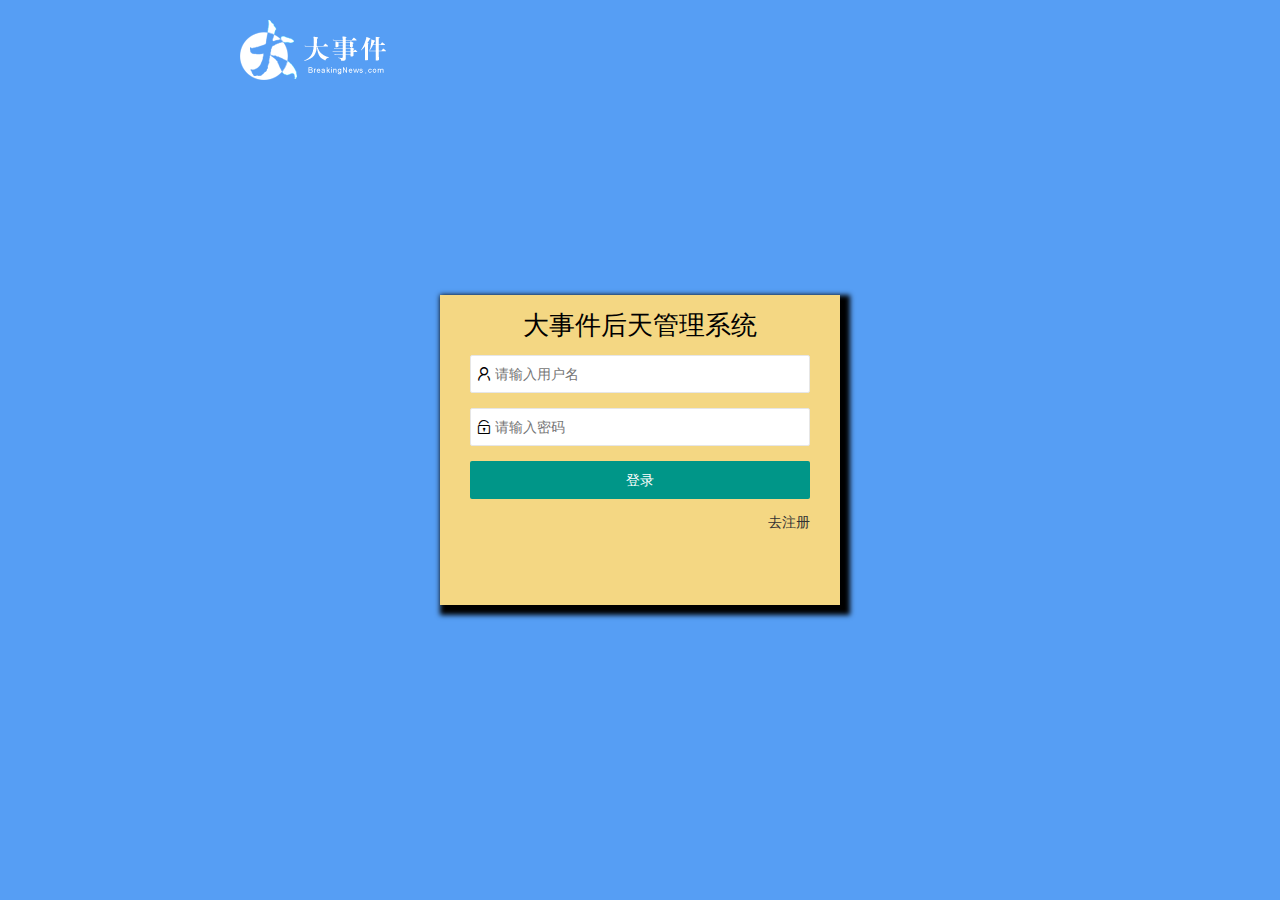
<file: index.html>
<!-- 页面刷新判断有没有token -->

<script>
    if (localStorage.getItem('token') === null) {
        location.href = './login.html'
    }
</script>
<!DOCTYPE html>
<html>

<head>
    <meta charset="utf-8">
    <meta name="viewport" content="width=device-width, initial-scale=1, maximum-scale=1">
    <title>大事件首页</title>
    <link rel="stylesheet" href="./assets/lib/layui/css/layui.css">
    <link rel="stylesheet" href="./assets/css/index.css">
</head>

<body class="layui-layout-body">
    <div class="layui-layout layui-layout-admin">
        <div class="layui-header">
            <div class="layui-logo">
                <img src="./assets/images/logo.png" alt="">
            </div>


            <ul class="layui-nav layui-layout-right">
                <li class="layui-nav-item">
                    <a href="javascript:;">
                        <span class="text-avatar">l</span>
                        <img src="http://t.cn/RCzsdCq" class="layui-nav-img"> 个人中心
                    </a>
                    <dl class="layui-nav-child">
                        <dd><a href="./user/userinfo.html" target="fm">基本资料</a></dd>
                        <dd><a href="./user/repwd.html " target="fm">重置密码</a></dd>
                        <dd><a href="./user/avatar.html" target="fm">更换头像</a></dd>
                    </dl>
                </li>
                <li class="layui-nav-item"><a href="javascript:;" id="logoout"><i class="layui-icon layui-icon-logout"></i>退出</a></li>
            </ul>
        </div>

        <div class="layui-side layui-bg-black">
            <div class="layui-side-scroll">
                <!-- 左侧导航区域（可配合layui已有的垂直导航） -->
                <div class="userinfo">
                    <span class="text-avatar">l</span>
                    <img src="http://t.cn/RCzsdCq " class="layui-nav-img ">欢迎你 <span class="username "> laoyang</span>
                </div>
                <ul class="layui-nav layui-nav-tree " lay-filter="test " lay-shrink="all ">
                    <li class="layui-nav-item layui-this "><a href=" "><i class="layui-icon layui-icon-home "></i>首页</a></li>
                    <li class="layui-nav-item ">
                        <a class=" " href="javascript:; "><i class="layui-icon layui-icon-form "></i>文章管理</a>
                        <dl class="layui-nav-child ">
                            <dd><a href="./active/category.html" target="fm"><i class="layui-icon layui-icon-app "></i>类别管理</a></dd>
                            <dd><a href="./active/list.html" target="fm"><i class="layui-icon layui-icon-app "></i>文章列表</a></dd>
                            <dd><a href="./active/add.html " target="fm"><i class="layui-icon layui-icon-app "></i>添加文章</a></dd>
                        </dl>
                    </li>
                    <li class="layui-nav-item ">
                        <a href="javascript:; "><i class="layui-icon layui-icon-user "></i>个人中心</a>
                        <dl class="layui-nav-child ">
                            <dd><a href="./user/userinfo.html" target="fm"><i class="layui-icon layui-icon-app "></i>基本资料</a></dd>
                            <dd><a href="./user/repwd.html " target="fm"><i class="layui-icon layui-icon-app "></i>重置密码</a></dd>
                            <dd><a href="./user/avatar.html" target="fm"><i class="layui-icon layui-icon-app "></i>更换头像</a></dd>
                        </dl>
                    </li>


                </ul>
            </div>
        </div>

        <div class="layui-body ">
            <!-- 内容主体区域 -->
            <iframe src="./home/dashboard.html" frameborder="0" name="fm"></iframe>
        </div>

        <div class="layui-footer ">
            <!-- 底部固定区域 -->
            © layui.com - 底部固定区域
        </div>
    </div>
    <script src="./assets/lib/layui/layui.all.js "></script>
    <script src="./assets/lib/jquery.js"></script>
    <script src="./assets/js/common.js"></script>
    <script src="./assets/js/index.js"></script>
    <!-- <script>
        //JavaScript代码区域
        layui.use('element', function() {
            var element = layui.element;

        });
    </script> -->
</body>

</html>
</file>
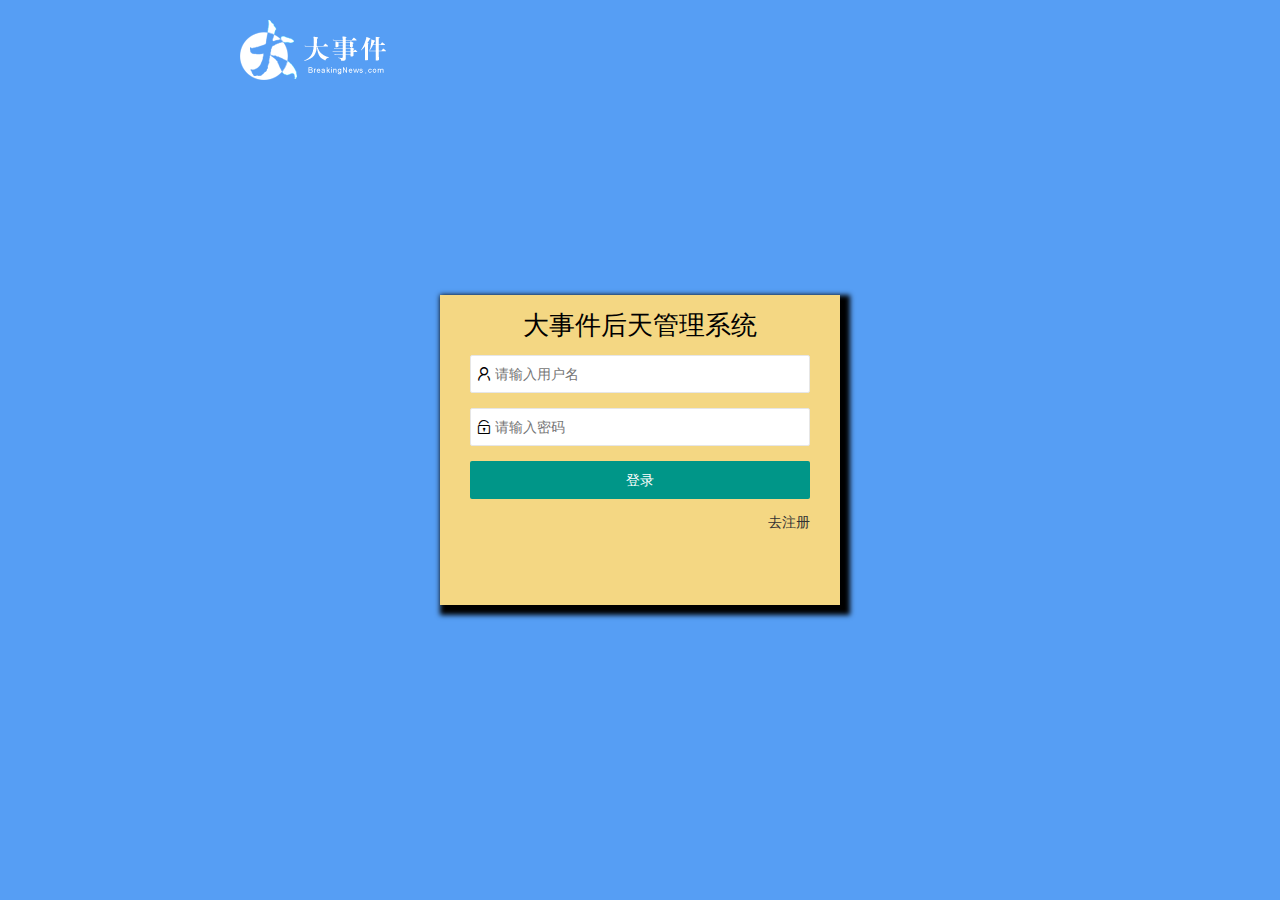
<file: login.html>
<!DOCTYPE html>
<html lang="en">

<head>
    <meta charset="UTF-8">
    <meta name="viewport" content="width=device-width, initial-scale=1.0">
    <title>Document</title>
    <link rel="stylesheet" href="./assets/lib/layui/css/layui.css">
    <link rel="stylesheet" href="./assets/css/login.css">
</head>

<body>
    <img id="logo" src="./assets/images/logo.png" alt="">
    <!-- 登录的盒子start -->
    <div class="box login">
        <div class="title">大事件后天管理系统</div>
        <form class="layui-form" action="">
            <!-- 第一个输入框 -->
            <div class="layui-form-item">
                <i class=" layui-icon layui-icon-username"></i>
                <input type="text" name="username" required lay-verify="required" placeholder="请输入用户名" autocomplete="off" class="layui-input">
            </div>
            <!-- 第二个密码框 -->
            <div class="layui-form-item ">
                <i class="layui-icon layui-icon-password"></i>
                <input type="password" name="password" required lay-verify="required" placeholder="请输入密码" autocomplete="off" class="layui-input">
            </div>
            <!-- 注册按钮 -->
            <div class="layui-form-item">
                <button class="layui-btn  layui-btn-fluid" lay-submit lay-filter="formDemo">登录</button>
            </div>
            <!-- 登录按钮 -->
            <div class="layui-form-item">
                <a href="javascript:;">去注册</a>
            </div>
        </form>
    </div>
    <!-- 登录的盒子start -->






    <!-- 注册的盒子start -->
    <div class="box register">
        <div class="title">大事件后天管理系统</div>

        <form class="layui-form" action="">
            <!-- 第一个输入框 -->
            <div class="layui-form-item">
                <i class=" layui-icon layui-icon-username"></i>
                <input type="text" name="username" required lay-verify="required|user" placeholder="请输入用户名" autocomplete="off" class="layui-input">
            </div>
            <!-- 第二个密码框 -->
            <div class="layui-form-item">
                <i class="layui-icon layui-icon-password"></i>
                <input type="password" name="password" required lay-verify="required|len" placeholder="请输入密码" autocomplete="off" class="layui-input pwd">
            </div>
            <!-- 第三个确认密码框 -->
            <div class="layui-form-item">
                <i class="layui-icon layui-icon-password"></i>
                <input type="password" required lay-verify="required|len|same" placeholder="请确认密码" autocomplete="off" class="layui-input">
            </div>
            <!-- 注册按钮 -->
            <div class="layui-form-item">
                <button class="layui-btn  layui-btn-fluid" lay-submit lay-filter="formDemo">注册</button>
            </div>
            <!-- 登录按钮 -->
            <div class="layui-form-item">
                <a href="javascript:;">去登录</a>
            </div>
        </form>
    </div>
    <!-- 注册的盒子 end -->



    <script src="./assets/lib/layui/layui.all.js"></script>
    <script src="./assets/lib/jquery.js"></script>
    <script src="./assets/js/common.js"></script>
    <script src="./assets/js/login.js"></script>
</body>

</html>
</file>
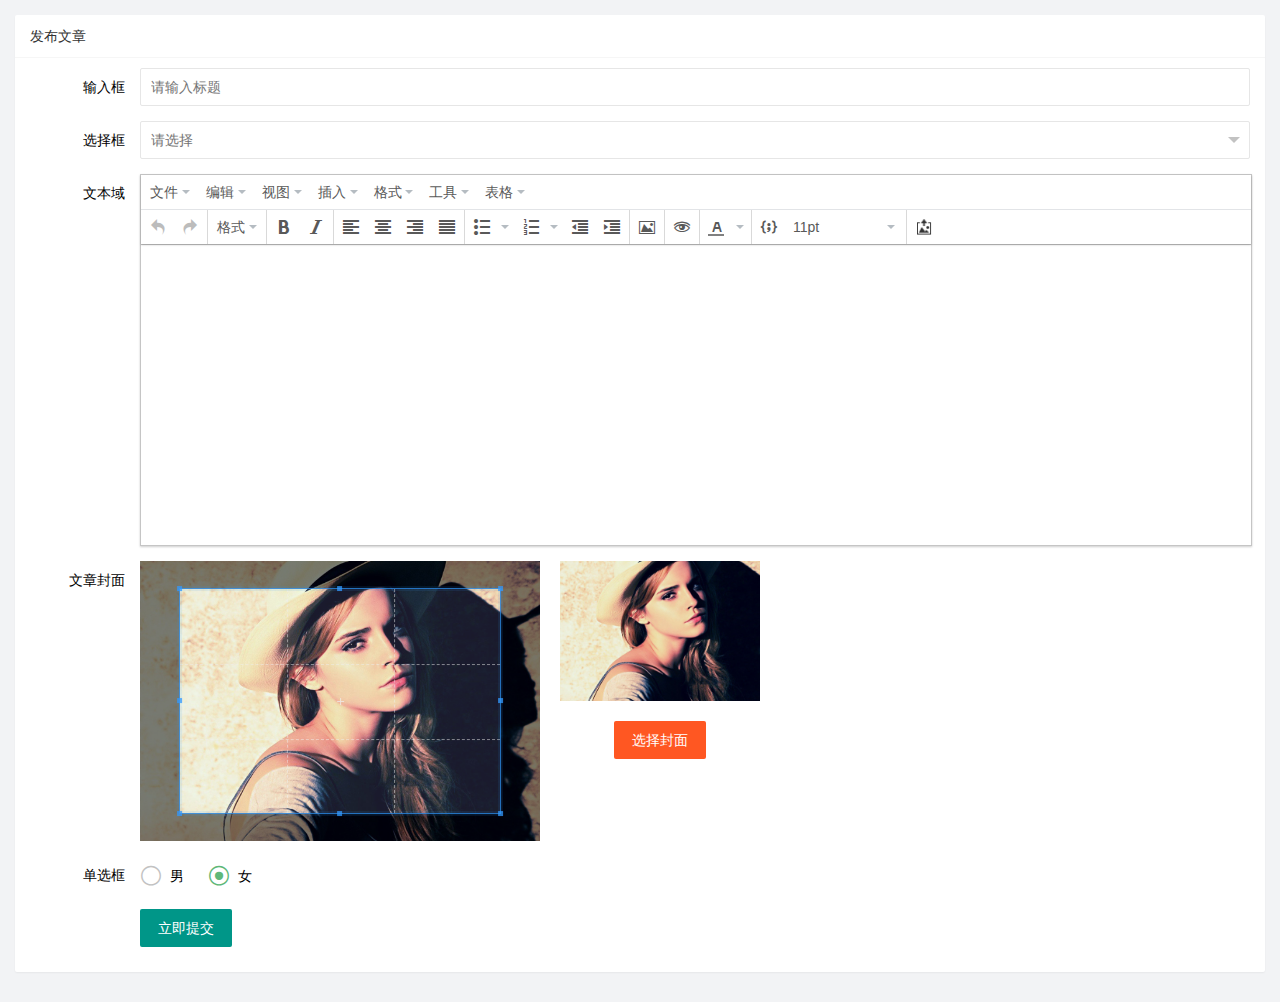
<file: active/add.html>
<!DOCTYPE html>
<html lang="en">

<head>
    <meta charset="UTF-8">
    <meta name="viewport" content="width=device-width, initial-scale=1.0">
    <title>添加文章页面</title>
    <link rel="stylesheet" href="../assets/lib/layui/css/layui.css">
    <link rel="stylesheet" href="../assets/lib/cropper/cropper.css">
    <link rel="stylesheet" href="./css/add.css">
</head>

<body>

    <div class="layui-card">
        <div class="layui-card-header">发布文章</div>
        <div class="layui-card-body">
            <form class="layui-form" action="">
                <!-- 第一项：标题 -->
                <div class="layui-form-item">
                    <label class="layui-form-label">输入框</label>
                    <div class="layui-input-block">
                        <input type="text" name="title" required lay-verify="required" placeholder="请输入标题" autocomplete="off" class="layui-input">
                    </div>
                </div>
                <!-- 第二项：选择分类 -->
                <div class="layui-form-item">
                    <label class="layui-form-label">选择框</label>
                    <div class="layui-input-block">
                        <select name="city" lay-verify="required">
                            <option value=""></option>
                            <option value="0">北京</option>
                            <option value="1">上海</option>
                            <option value="2">广州</option>
                            <option value="3">深圳</option>
                            <option value="4">杭州</option>
                        </select>
                    </div>
                </div>
                <!-- 第三项：文章内容 -->
                <div class="layui-form-item layui-form-text">
                    <label class="layui-form-label">文本域</label>
                    <div class="layui-input-block">
                        <textarea name="desc" placeholder="请输入内容" class="layui-textarea"></textarea>
                    </div>
                </div>
                <!-- 第四项：封面图片 -->
                <div class="layui-form-item">
                    <!-- 左侧的 label -->
                    <label class="layui-form-label">文章封面</label>
                    <!-- 选择封面区域 -->
                    <div class="layui-input-block cover-box">
                        <!-- 左侧裁剪区域 -->
                        <div class="cover-left">
                            <img id="image" src="/assets/images/sample2.jpg" alt="" />
                        </div>
                        <!-- 右侧预览区域和选择封面区域 -->
                        <div class="cover-right">
                            <!-- 预览的区域 -->
                            <div class="img-preview"></div>
                            <!-- 选择封面按钮 -->
                            <button type="button" class="layui-btn layui-btn-danger">选择封面</button>
                        </div>
                    </div>
                </div>
                <!-- 第五项：选择状态 -->
                <div class="layui-form-item">
                    <label class="layui-form-label">单选框</label>
                    <div class="layui-input-block">
                        <input type="radio" name="sex" value="男" title="男">
                        <input type="radio" name="sex" value="女" title="女" checked>
                    </div>
                </div>
                <!-- 第六项：按钮 -->
                <div class="layui-form-item">
                    <div class="layui-input-block">
                        <button class="layui-btn" lay-submit lay-filter="formDemo">立即提交</button>
                    </div>
                </div>
            </form>
        </div>
    </div>

    <script src="../assets/lib/layui/layui.all.js"></script>
    <script src="../assets/lib/jquery.js"></script>
    <script src="../assets/lib/template-web.js"></script>
    <!-- 加载富文本编辑器插件，按照顺序加载 -->
    <script src="../assets/lib/tinymce/tinymce.min.js"></script>
    <script src="../assets/lib/tinymce/tinymce_setup.js"></script>
    <!-- 按照顺序，加载剪裁插件的js -->
    <script src="../assets/lib/cropper/Cropper.js"></script>
    <script src="../assets/lib/cropper/jquery-cropper.js"></script>

    <script src="../assets/js/common.js"></script>
    <script src="./js/add.js"></script>
</body>

</html>
</file>
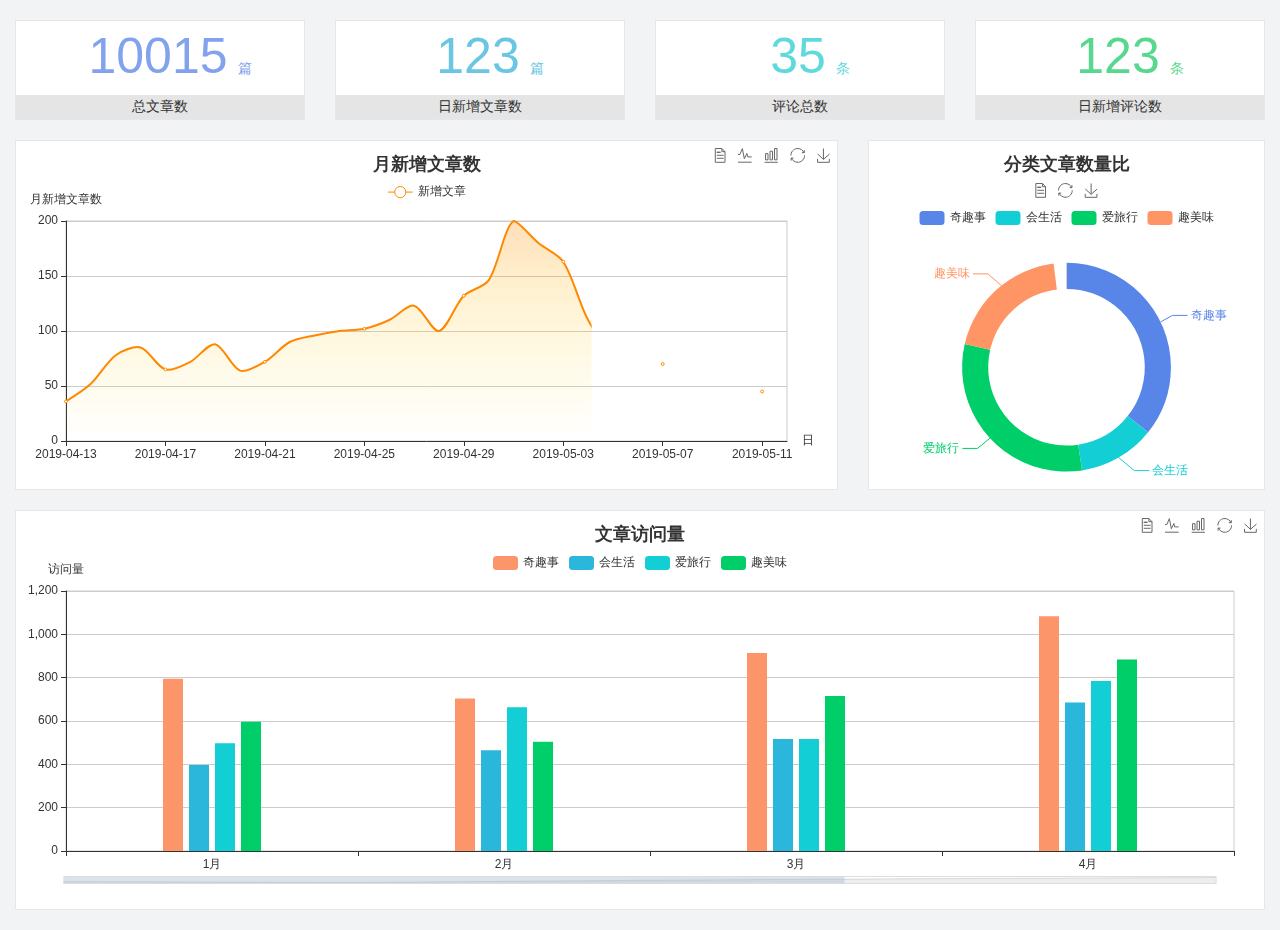
<file: home/dashboard.html>
<!DOCTYPE html>
<html lang="en">

<head>
  <meta charset="UTF-8">
  <meta name="viewport" content="width=device-width, initial-scale=1.0">
  <meta http-equiv="X-UA-Compatible" content="ie=edge">
  <title>图表统计</title>
  <link rel="stylesheet" href="../assets/lib/bootstrap.css" />
  <link rel="stylesheet" href="../assets/lib/main.css" />
  <script src="../assets/lib/jquery.js"></script>
  <script type="text/javascript" src="../assets/lib/echarts.min.js"></script>
</head>

<body>
  <div class="container-fluid">
    <div class="row spannel_list">
      <div class="col-sm-3 col-xs-6">
        <div class="spannel">
          <em>10015</em><span>篇</span>
          <b>总文章数</b>
        </div>
      </div>
      <div class="col-sm-3 col-xs-6">
        <div class="spannel scolor01">
          <em>123</em><span>篇</span>
          <b>日新增文章数</b>
        </div>
      </div>
      <div class="col-sm-3 col-xs-6">
        <div class="spannel scolor02">
          <em>35</em><span>条</span>
          <b>评论总数</b>
        </div>
      </div>
      <div class="col-sm-3 col-xs-6">
        <div class="spannel scolor03">
          <em>123</em><span>条</span>
          <b>日新增评论数</b>
        </div>
      </div>
    </div>
  </div>

  <div class="container-fluid">
    <div class="row curve-pie">
      <div class="col-lg-8 col-md-8">
        <div class="gragh_pannel" id="curve_show"></div>
      </div>
      <div class="col-lg-4 col-md-4">
        <div class="gragh_pannel" id="pie_show"></div>
      </div>
    </div>
  </div>

  <div class="container-fluid">
    <div class="column_pannel" id="column_show"></div>
  </div>

  <script>
    var oChart = echarts.init(document.getElementById('curve_show'));
    var aList_all = [
      { 'count': 36, 'date': '2019-04-13' },
      { 'count': 52, 'date': '2019-04-14' },
      { 'count': 78, 'date': '2019-04-15' },
      { 'count': 85, 'date': '2019-04-16' },
      { 'count': 65, 'date': '2019-04-17' },
      { 'count': 72, 'date': '2019-04-18' },
      { 'count': 88, 'date': '2019-04-19' },
      { 'count': 64, 'date': '2019-04-20' },
      { 'count': 72, 'date': '2019-04-21' },
      { 'count': 90, 'date': '2019-04-22' },
      { 'count': 96, 'date': '2019-04-23' },
      { 'count': 100, 'date': '2019-04-24' },
      { 'count': 102, 'date': '2019-04-25' },
      { 'count': 110, 'date': '2019-04-26' },
      { 'count': 123, 'date': '2019-04-27' },
      { 'count': 100, 'date': '2019-04-28' },
      { 'count': 132, 'date': '2019-04-29' },
      { 'count': 146, 'date': '2019-04-30' },
      { 'count': 200, 'date': '2019-05-01' },
      { 'count': 180, 'date': '2019-05-02' },
      { 'count': 163, 'date': '2019-05-03' },
      { 'count': 110, 'date': '2019-05-04' },
      { 'count': 80, 'date': '2019-05-05' },
      { 'count': 82, 'date': '2019-05-06' },
      { 'count': 70, 'date': '2019-05-07' },
      { 'count': 65, 'date': '2019-05-08' },
      { 'count': 54, 'date': '2019-05-09' },
      { 'count': 40, 'date': '2019-05-10' },
      { 'count': 45, 'date': '2019-05-11' },
      { 'count': 38, 'date': '2019-05-12' },
    ];

    let aCount = [];
    let aDate = [];

    for (var i = 0; i < aList_all.length; i++) {
      aCount.push(aList_all[i].count);
      aDate.push(aList_all[i].date);
    }

    var chartopt = {
      title: {
        text: '月新增文章数',
        left: 'center',
        top: '10'
      },
      tooltip: {
        trigger: 'axis'
      },
      legend: {
        data: ['新增文章'],
        top: '40'
      },
      toolbox: {
        show: true,
        feature: {
          mark: { show: true },
          dataView: { show: true, readOnly: false },
          magicType: { show: true, type: ['line', 'bar'] },
          restore: { show: true },
          saveAsImage: { show: true }
        }
      },
      calculable: true,
      xAxis: [
        {
          name: '日',
          type: 'category',
          boundaryGap: false,
          data: aDate
        }
      ],
      yAxis: [
        {
          name: '月新增文章数',
          type: 'value'
        }
      ],
      series: [
        {
          name: '新增文章',
          type: 'line',
          smooth: true,
          itemStyle: { normal: { areaStyle: { type: 'default' }, color: '#f80' }, lineStyle: { color: '#f80' } },
          data: aCount
        }],
      areaStyle: {
        normal: {
          color: new echarts.graphic.LinearGradient(0, 0, 0, 1, [{
            offset: 0,
            color: 'rgba(255,136,0,0.39)'
          }, {
            offset: .34,
            color: 'rgba(255,180,0,0.25)'
          }, {
            offset: 1,
            color: 'rgba(255,222,0,0.00)'
          }])

        }
      },
      grid: {
        show: true,
        x: 50,
        x2: 50,
        y: 80,
        height: 220
      }
    };

    oChart.setOption(chartopt);


    var oPie = echarts.init(document.getElementById('pie_show'));
    var oPieopt =
    {
      title: {
        top: 10,
        text: '分类文章数量比',
        x: 'center'
      },
      tooltip: {
        trigger: 'item',
        formatter: "{a} <br/>{b} : {c} ({d}%)"
      },
      color: ['#5885e8', '#13cfd5', '#00ce68', '#ff9565'],
      legend: {
        x: 'center',
        top: 65,
        data: ['奇趣事', '会生活', '爱旅行', '趣美味']
      },
      toolbox: {
        show: true,
        x: 'center',
        top: 35,
        feature: {
          mark: { show: true },
          dataView: { show: true, readOnly: false },
          magicType: {
            show: true,
            type: ['pie', 'funnel'],
            option: {
              funnel: {
                x: '25%',
                width: '50%',
                funnelAlign: 'left',
                max: 1548
              }
            }
          },
          restore: { show: true },
          saveAsImage: { show: true }
        }
      },
      calculable: true,
      series: [
        {
          name: '访问来源',
          type: 'pie',
          radius: ['45%', '60%'],
          center: ['50%', '65%'],
          data: [
            { value: 300, name: '奇趣事' },
            { value: 100, name: '会生活' },
            { value: 260, name: '爱旅行' },
            { value: 180, name: '趣美味' }
          ]
        }
      ]
    };
    oPie.setOption(oPieopt);



    var oColumn = this.echarts.init(document.getElementById('column_show'));
    var oColumnopt =
    {
      title: {
        text: '文章访问量',
        left: 'center',
        top: '10'
      },
      tooltip: {
        trigger: 'axis'
      },
      legend: {
        data: ['奇趣事', '会生活', '爱旅行', '趣美味'],
        top: '40'
      },
      toolbox: {
        show: true,
        feature: {
          mark: { show: true },
          dataView: { show: true, readOnly: false },
          magicType: { show: true, type: ['line', 'bar'] },
          restore: { show: true },
          saveAsImage: { show: true }
        }
      },
      calculable: true,
      xAxis: [
        {
          type: 'category',
          data: ['1月', '2月', '3月', '4月', '5月']
        }
      ],
      yAxis: [
        {
          name: '访问量',
          type: 'value'
        }
      ],
      series: [
        {
          name: '奇趣事',
          type: 'bar',
          barWidth: 20,
          itemStyle: {
            normal: { areaStyle: { type: 'default' }, color: '#fd956a' }
          },
          data: [800, 708, 920, 1090, 1200]
        },
        {
          name: '会生活',
          type: 'bar',
          barWidth: 20,
          itemStyle: {
            normal: { areaStyle: { type: 'default' }, color: '#2bb6db' }
          },
          data: [400, 468, 520, 690, 800]
        },
        {
          name: '爱旅行',
          type: 'bar',
          barWidth: 20,
          itemStyle: {
            normal: { areaStyle: { type: 'default' }, color: '#13cfd5' }
          },
          data: [500, 668, 520, 790, 900]
        },
        {
          name: '趣美味',
          type: 'bar',
          barWidth: 20,
          itemStyle: {
            normal: { areaStyle: { type: 'default' }, color: '#00ce68' }
          },
          data: [600, 508, 720, 890, 1000]
        }
      ],
      grid: {
        show: true,
        x: 50,
        x2: 30,
        y: 80,
        height: 260
      },
      dataZoom: [//给x轴设置滚动条
        {
          start: 0,//默认为0
          end: 100 - 1000 / 31,//默认为100
          type: 'slider',
          show: true,
          xAxisIndex: [0],
          handleSize: 0,//滑动条的 左右2个滑动条的大小
          height: 8,//组件高度
          left: 45, //左边的距离
          right: 50,//右边的距离
          bottom: 26,//右边的距离
          handleColor: '#ddd',//h滑动图标的颜色
          handleStyle: {
            borderColor: "#cacaca",
            borderWidth: "1",
            shadowBlur: 2,
            background: "#ddd",
            shadowColor: "#ddd",
          }
        }]
    };
    oColumn.setOption(oColumnopt);
  </script>
</body>

</html>
</file>
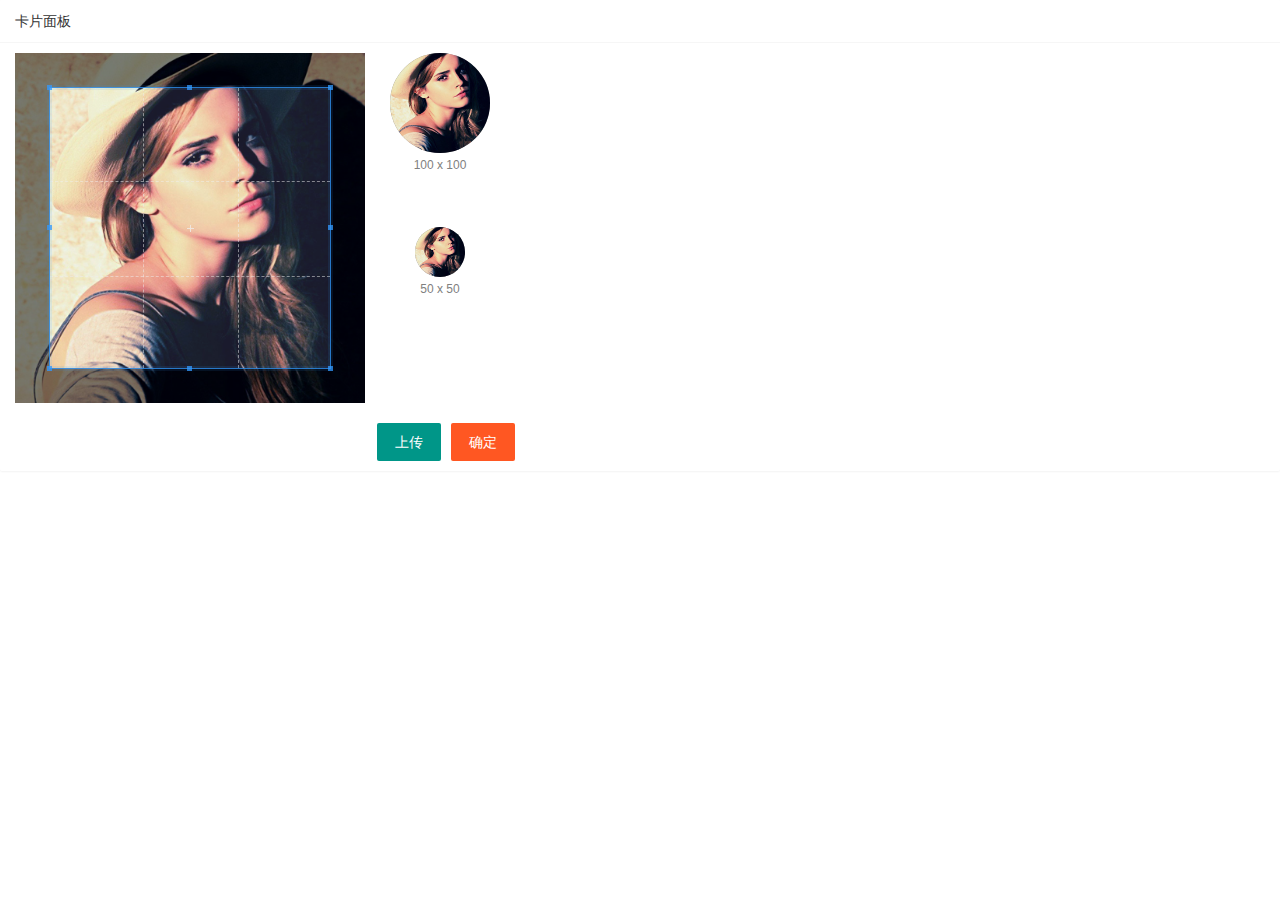
<file: user/avatar.html>
<!DOCTYPE html>
<html lang="en">

<head>
    <meta charset="UTF-8">
    <meta name="viewport" content="width=device-width, initial-scale=1.0">
    <title>更换头像</title>
    <link rel="stylesheet" href="../assets/lib/layui/css/layui.css">
    <!-- 加载剪裁插件的css -->
    <link rel="stylesheet" href="../assets/lib/cropper/cropper.css">
    <link rel="stylesheet" href="./css/avatar.css">
</head>

<body>
    <div class="layui-card">
        <div class="layui-card-header">卡片面板</div>
        <div class="layui-card-body">
            <!-- 第一行的图片裁剪和预览区域 -->
            <div class="row1">
                <!-- 图片裁剪区域 -->
                <div class="cropper-box">
                    <!-- 这个 img 标签很重要，将来会把它初始化为裁剪区域 -->
                    <img id="image" src="../assets/images/sample.jpg" />
                </div>
                <!-- 图片的预览区域 -->
                <div class="preview-box">
                    <div>
                        <!-- 宽高为 100px 的预览区域 -->
                        <div class="img-preview w100"></div>
                        <p class="size">100 x 100</p>
                    </div>
                    <div>
                        <!-- 宽高为 50px 的预览区域 -->
                        <div class="img-preview w50"></div>
                        <p class="size">50 x 50</p>
                    </div>
                </div>
            </div>

            <!-- 第二行的按钮区域 -->
            <div class="row2">
                <input type="file" id="file" style="display: none;">
                <button type="button" class="layui-btn" id="chooseFile">上传</button>
                <button type="button" class="layui-btn layui-btn-danger" id="sure">确定</button>
            </div>
        </div>
    </div>



    <script src="../assets/lib/layui/layui.all.js"></script>
    <script src="../assets/lib/jquery.js"></script>
    <!-- 在jQuery之后，按照顺序加载剪裁插件 -->
    <script src="../assets/lib/cropper/Cropper.js"></script>
    <script src="../assets/lib/cropper/jquery-cropper.js"></script>

    <script src="../assets/js/common.js"></script>
    <script src="./js/avatar.js"></script>
</body>

</html>
</file>
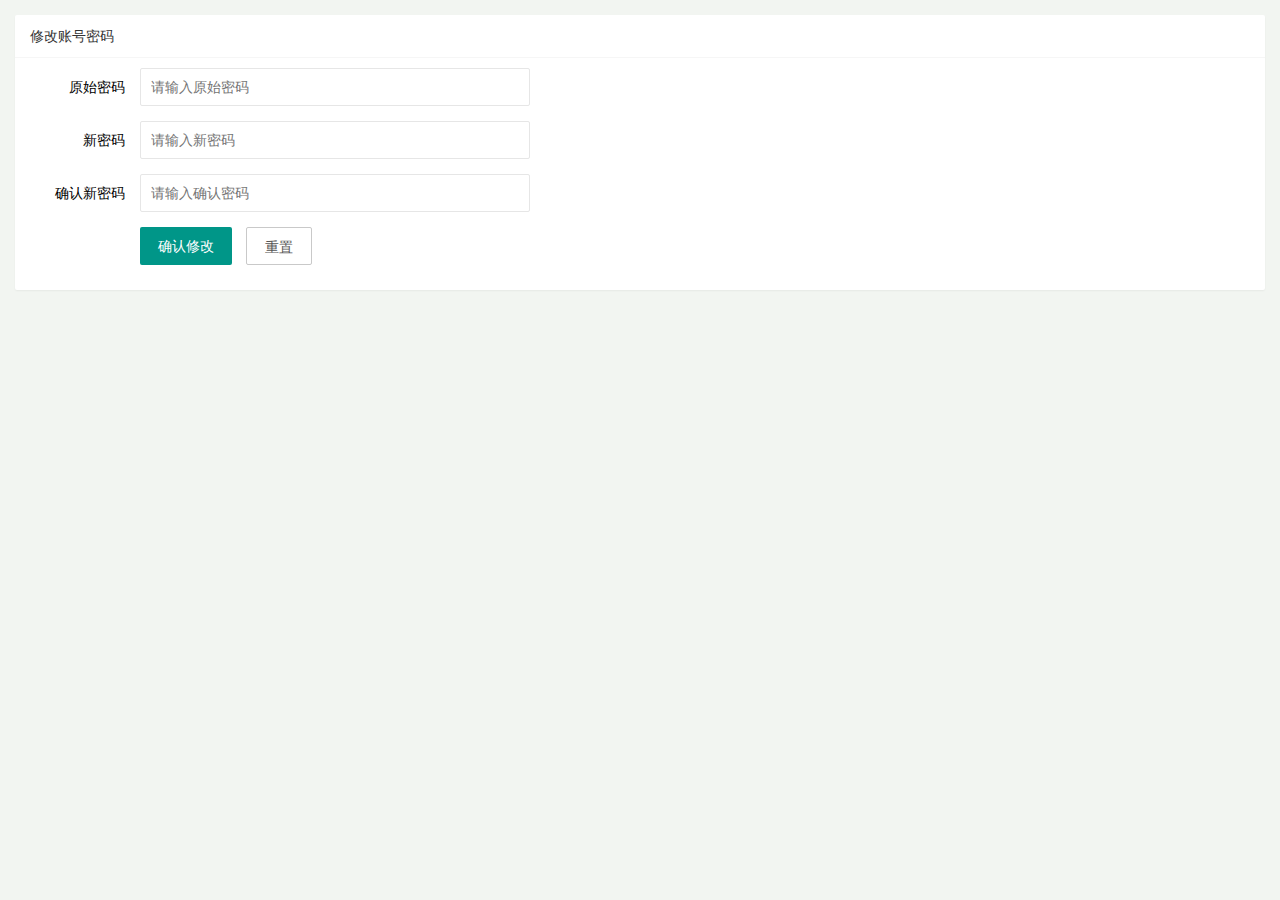
<file: user/repwd.html>
<!DOCTYPE html>
<html lang="en">

<head>
    <meta charset="UTF-8">
    <meta name="viewport" content="width=device-width, initial-scale=1.0">
    <title>重置密码</title>
    <link rel="stylesheet" href="../assets/lib/layui/css/layui.css">
    <link rel="stylesheet" href="./css/userinfo.css">
</head>

<body>
    <div class="layui-card">
        <div class="layui-card-header">修改账号密码</div>
        <div class="layui-card-body">
            <form class="layui-form" action="" id="rePwd">
                <div class="layui-form-item">
                    <label class="layui-form-label">原始密码</label>
                    <div class="layui-input-block">
                        <input type="password" name="oldPwd" required lay-verify="required|len" placeholder="请输入原始密码" autocomplete="off" class="layui-input">
                    </div>
                </div>
                <div class="layui-form-item">
                    <label class="layui-form-label">新密码</label>
                    <div class="layui-input-block">
                        <input type="password" name="newPwd" required lay-verify="required|len|diff" placeholder="请输入新密码" autocomplete="off" class="layui-input">
                    </div>
                </div>
                <div class="layui-form-item">
                    <label class="layui-form-label">确认新密码</label>
                    <div class="layui-input-block">
                        <input type="password" required lay-verify="required|len|same" placeholder="请输入确认密码" autocomplete="off" class="layui-input">
                    </div>
                </div>
                <div class="layui-form-item">
                    <div class="layui-input-block">
                        <button class="layui-btn" lay-submit lay-filter="formDemo">确认修改</button>
                        <button type="reset" class="layui-btn layui-btn-primary">重置</button>
                    </div>
                </div>

            </form>
        </div>
    </div>
    <script src="../assets/lib/jquery.js"></script>
    <script src="../assets/lib/layui/layui.all.js"></script>
    <script src="/assets/js/common.js"></script>
    <script src="./js/repwd.js"></script>
</body>

</html>
</file>
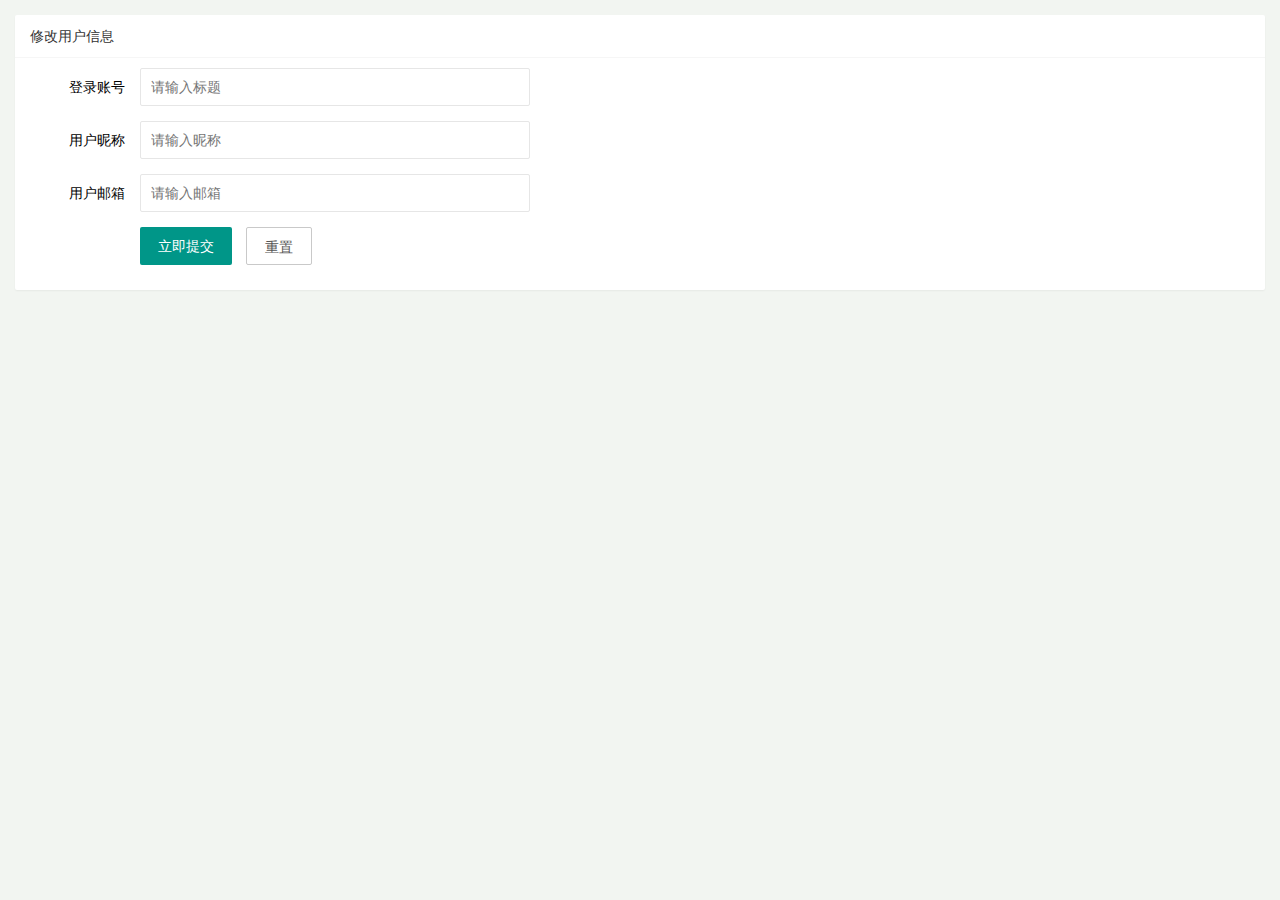
<file: user/userinfo.html>
<!DOCTYPE html>
<html lang="en">

<head>
    <meta charset="UTF-8">
    <meta name="viewport" content="width=device-width, initial-scale=1.0">
    <title>基本资料</title>
    <link rel="stylesheet" href="../assets/lib/layui/css/layui.css">
    <link rel="stylesheet" href="./css/userinfo.css">
</head>

<body>
    <div class="layui-card">
        <div class="layui-card-header">修改用户信息</div>
        <div class="layui-card-body">
            <form class="layui-form" action="" id="userInfo" lay-filter="user">
                <div class="layui-form-item">
                    <label class="layui-form-label">登录账号</label>
                    <div class="layui-input-block">
                        <input disabled name="username" type="text" name="title" required lay-verify="required" placeholder="请输入标题" autocomplete="off" class="layui-input">
                    </div>
                </div>
                <div class="layui-form-item">
                    <label class="layui-form-label">用户昵称</label>
                    <div class="layui-input-block">
                        <input type="text" name="nickname" required lay-verify="required" placeholder="请输入昵称" autocomplete="off" class="layui-input">
                    </div>
                </div>
                <div class="layui-form-item">
                    <label class="layui-form-label">用户邮箱</label>
                    <div class="layui-input-block">
                        <input type="email" name="email" required lay-verify="required" placeholder="请输入邮箱" autocomplete="off" class="layui-input">
                        <input type="hidden" name="id">
                    </div>
                </div>
                <div class="layui-form-item">
                    <div class="layui-input-block">
                        <button class="layui-btn" lay-submit lay-filter="formDemo">立即提交</button>
                        <button id="reset" type="reset" class="layui-btn layui-btn-primary">重置</button>
                    </div>
                </div>

            </form>
        </div>
    </div>

    <script src="../assets/lib/layui/layui.all.js"></script>
    <script src="../assets/lib/jquery.js"></script>
    <script src="../assets/js/common.js"></script>
    <script src="./js/userinfo.js"></script>
</body>

</html>
</file>
<file: assets/lib/layui/css/layui.css>
/** layui-v2.5.6 MIT License By https://www.layui.com */
 .layui-inline,img{display:inline-block;vertical-align:middle}h1,h2,h3,h4,h5,h6{font-weight:400}.layui-edge,.layui-header,.layui-inline,.layui-main{position:relative}.layui-body,.layui-edge,.layui-elip{overflow:hidden}.layui-btn,.layui-edge,.layui-inline,img{vertical-align:middle}.layui-btn,.layui-disabled,.layui-icon,.layui-unselect{-moz-user-select:none;-webkit-user-select:none;-ms-user-select:none}.layui-elip,.layui-form-checkbox span,.layui-form-pane .layui-form-label{text-overflow:ellipsis;white-space:nowrap}.layui-breadcrumb,.layui-tree-btnGroup{visibility:hidden}blockquote,body,button,dd,div,dl,dt,form,h1,h2,h3,h4,h5,h6,input,li,ol,p,pre,td,textarea,th,ul{margin:0;padding:0;-webkit-tap-highlight-color:rgba(0,0,0,0)}a:active,a:hover{outline:0}img{border:none}li{list-style:none}table{border-collapse:collapse;border-spacing:0}h4,h5,h6{font-size:100%}button,input,optgroup,option,select,textarea{font-family:inherit;font-size:inherit;font-style:inherit;font-weight:inherit;outline:0}pre{white-space:pre-wrap;white-space:-moz-pre-wrap;white-space:-pre-wrap;white-space:-o-pre-wrap;word-wrap:break-word}body{line-height:24px;font:14px Helvetica Neue,Helvetica,PingFang SC,Tahoma,Arial,sans-serif}hr{height:1px;margin:10px 0;border:0;clear:both}a{color:#333;text-decoration:none}a:hover{color:#777}a cite{font-style:normal;*cursor:pointer}.layui-border-box,.layui-border-box *{box-sizing:border-box}.layui-box,.layui-box *{box-sizing:content-box}.layui-clear{clear:both;*zoom:1}.layui-clear:after{content:'\20';clear:both;*zoom:1;display:block;height:0}.layui-inline{*display:inline;*zoom:1}.layui-edge{display:inline-block;width:0;height:0;border-width:6px;border-style:dashed;border-color:transparent}.layui-edge-top{top:-4px;border-bottom-color:#999;border-bottom-style:solid}.layui-edge-right{border-left-color:#999;border-left-style:solid}.layui-edge-bottom{top:2px;border-top-color:#999;border-top-style:solid}.layui-edge-left{border-right-color:#999;border-right-style:solid}.layui-disabled,.layui-disabled:hover{color:#d2d2d2!important;cursor:not-allowed!important}.layui-circle{border-radius:100%}.layui-show{display:block!important}.layui-hide{display:none!important}@font-face{font-family:layui-icon;src:url(../font/iconfont.eot?v=256);src:url(../font/iconfont.eot?v=256#iefix) format('embedded-opentype'),url(../font/iconfont.woff2?v=256) format('woff2'),url(../font/iconfont.woff?v=256) format('woff'),url(../font/iconfont.ttf?v=256) format('truetype'),url(../font/iconfont.svg?v=256#layui-icon) format('svg')}.layui-icon{font-family:layui-icon!important;font-size:16px;font-style:normal;-webkit-font-smoothing:antialiased;-moz-osx-font-smoothing:grayscale}.layui-icon-reply-fill:before{content:"\e611"}.layui-icon-set-fill:before{content:"\e614"}.layui-icon-menu-fill:before{content:"\e60f"}.layui-icon-search:before{content:"\e615"}.layui-icon-share:before{content:"\e641"}.layui-icon-set-sm:before{content:"\e620"}.layui-icon-engine:before{content:"\e628"}.layui-icon-close:before{content:"\1006"}.layui-icon-close-fill:before{content:"\1007"}.layui-icon-chart-screen:before{content:"\e629"}.layui-icon-star:before{content:"\e600"}.layui-icon-circle-dot:before{content:"\e617"}.layui-icon-chat:before{content:"\e606"}.layui-icon-release:before{content:"\e609"}.layui-icon-list:before{content:"\e60a"}.layui-icon-chart:before{content:"\e62c"}.layui-icon-ok-circle:before{content:"\1005"}.layui-icon-layim-theme:before{content:"\e61b"}.layui-icon-table:before{content:"\e62d"}.layui-icon-right:before{content:"\e602"}.layui-icon-left:before{content:"\e603"}.layui-icon-cart-simple:before{content:"\e698"}.layui-icon-face-cry:before{content:"\e69c"}.layui-icon-face-smile:before{content:"\e6af"}.layui-icon-survey:before{content:"\e6b2"}.layui-icon-tree:before{content:"\e62e"}.layui-icon-ie:before{content:"\e7bb"}.layui-icon-upload-circle:before{content:"\e62f"}.layui-icon-add-circle:before{content:"\e61f"}.layui-icon-download-circle:before{content:"\e601"}.layui-icon-templeate-1:before{content:"\e630"}.layui-icon-util:before{content:"\e631"}.layui-icon-face-surprised:before{content:"\e664"}.layui-icon-edit:before{content:"\e642"}.layui-icon-speaker:before{content:"\e645"}.layui-icon-down:before{content:"\e61a"}.layui-icon-file:before{content:"\e621"}.layui-icon-layouts:before{content:"\e632"}.layui-icon-rate-half:before{content:"\e6c9"}.layui-icon-add-circle-fine:before{content:"\e608"}.layui-icon-prev-circle:before{content:"\e633"}.layui-icon-read:before{content:"\e705"}.layui-icon-404:before{content:"\e61c"}.layui-icon-carousel:before{content:"\e634"}.layui-icon-help:before{content:"\e607"}.layui-icon-code-circle:before{content:"\e635"}.layui-icon-windows:before{content:"\e67f"}.layui-icon-water:before{content:"\e636"}.layui-icon-username:before{content:"\e66f"}.layui-icon-find-fill:before{content:"\e670"}.layui-icon-about:before{content:"\e60b"}.layui-icon-location:before{content:"\e715"}.layui-icon-up:before{content:"\e619"}.layui-icon-pause:before{content:"\e651"}.layui-icon-date:before{content:"\e637"}.layui-icon-layim-uploadfile:before{content:"\e61d"}.layui-icon-delete:before{content:"\e640"}.layui-icon-play:before{content:"\e652"}.layui-icon-top:before{content:"\e604"}.layui-icon-firefox:before{content:"\e686"}.layui-icon-friends:before{content:"\e612"}.layui-icon-refresh-3:before{content:"\e9aa"}.layui-icon-ok:before{content:"\e605"}.layui-icon-layer:before{content:"\e638"}.layui-icon-face-smile-fine:before{content:"\e60c"}.layui-icon-dollar:before{content:"\e659"}.layui-icon-group:before{content:"\e613"}.layui-icon-layim-download:before{content:"\e61e"}.layui-icon-picture-fine:before{content:"\e60d"}.layui-icon-link:before{content:"\e64c"}.layui-icon-diamond:before{content:"\e735"}.layui-icon-log:before{content:"\e60e"}.layui-icon-key:before{content:"\e683"}.layui-icon-rate-solid:before{content:"\e67a"}.layui-icon-fonts-del:before{content:"\e64f"}.layui-icon-unlink:before{content:"\e64d"}.layui-icon-fonts-clear:before{content:"\e639"}.layui-icon-triangle-r:before{content:"\e623"}.layui-icon-circle:before{content:"\e63f"}.layui-icon-radio:before{content:"\e643"}.layui-icon-align-center:before{content:"\e647"}.layui-icon-align-right:before{content:"\e648"}.layui-icon-align-left:before{content:"\e649"}.layui-icon-loading-1:before{content:"\e63e"}.layui-icon-return:before{content:"\e65c"}.layui-icon-fonts-strong:before{content:"\e62b"}.layui-icon-upload:before{content:"\e67c"}.layui-icon-dialogue:before{content:"\e63a"}.layui-icon-video:before{content:"\e6ed"}.layui-icon-headset:before{content:"\e6fc"}.layui-icon-cellphone-fine:before{content:"\e63b"}.layui-icon-add-1:before{content:"\e654"}.layui-icon-face-smile-b:before{content:"\e650"}.layui-icon-fonts-html:before{content:"\e64b"}.layui-icon-screen-full:before{content:"\e622"}.layui-icon-form:before{content:"\e63c"}.layui-icon-cart:before{content:"\e657"}.layui-icon-camera-fill:before{content:"\e65d"}.layui-icon-tabs:before{content:"\e62a"}.layui-icon-heart-fill:before{content:"\e68f"}.layui-icon-fonts-code:before{content:"\e64e"}.layui-icon-ios:before{content:"\e680"}.layui-icon-at:before{content:"\e687"}.layui-icon-fire:before{content:"\e756"}.layui-icon-set:before{content:"\e716"}.layui-icon-fonts-u:before{content:"\e646"}.layui-icon-triangle-d:before{content:"\e625"}.layui-icon-tips:before{content:"\e702"}.layui-icon-picture:before{content:"\e64a"}.layui-icon-more-vertical:before{content:"\e671"}.layui-icon-bluetooth:before{content:"\e689"}.layui-icon-flag:before{content:"\e66c"}.layui-icon-loading:before{content:"\e63d"}.layui-icon-fonts-i:before{content:"\e644"}.layui-icon-refresh-1:before{content:"\e666"}.layui-icon-rmb:before{content:"\e65e"}.layui-icon-addition:before{content:"\e624"}.layui-icon-home:before{content:"\e68e"}.layui-icon-time:before{content:"\e68d"}.layui-icon-user:before{content:"\e770"}.layui-icon-notice:before{content:"\e667"}.layui-icon-chrome:before{content:"\e68a"}.layui-icon-edge:before{content:"\e68b"}.layui-icon-login-weibo:before{content:"\e675"}.layui-icon-voice:before{content:"\e688"}.layui-icon-upload-drag:before{content:"\e681"}.layui-icon-login-qq:before{content:"\e676"}.layui-icon-snowflake:before{content:"\e6b1"}.layui-icon-heart:before{content:"\e68c"}.layui-icon-logout:before{content:"\e682"}.layui-icon-file-b:before{content:"\e655"}.layui-icon-template:before{content:"\e663"}.layui-icon-transfer:before{content:"\e691"}.layui-icon-auz:before{content:"\e672"}.layui-icon-console:before{content:"\e665"}.layui-icon-app:before{content:"\e653"}.layui-icon-prev:before{content:"\e65a"}.layui-icon-website:before{content:"\e7ae"}.layui-icon-next:before{content:"\e65b"}.layui-icon-component:before{content:"\e857"}.layui-icon-android:before{content:"\e684"}.layui-icon-more:before{content:"\e65f"}.layui-icon-login-wechat:before{content:"\e677"}.layui-icon-shrink-right:before{content:"\e668"}.layui-icon-spread-left:before{content:"\e66b"}.layui-icon-camera:before{content:"\e660"}.layui-icon-note:before{content:"\e66e"}.layui-icon-refresh:before{content:"\e669"}.layui-icon-female:before{content:"\e661"}.layui-icon-male:before{content:"\e662"}.layui-icon-screen-restore:before{content:"\e758"}.layui-icon-password:before{content:"\e673"}.layui-icon-senior:before{content:"\e674"}.layui-icon-theme:before{content:"\e66a"}.layui-icon-tread:before{content:"\e6c5"}.layui-icon-praise:before{content:"\e6c6"}.layui-icon-star-fill:before{content:"\e658"}.layui-icon-rate:before{content:"\e67b"}.layui-icon-template-1:before{content:"\e656"}.layui-icon-vercode:before{content:"\e679"}.layui-icon-service:before{content:"\e626"}.layui-icon-cellphone:before{content:"\e678"}.layui-icon-print:before{content:"\e66d"}.layui-icon-cols:before{content:"\e610"}.layui-icon-wifi:before{content:"\e7e0"}.layui-icon-export:before{content:"\e67d"}.layui-icon-rss:before{content:"\e808"}.layui-icon-slider:before{content:"\e714"}.layui-icon-email:before{content:"\e618"}.layui-icon-subtraction:before{content:"\e67e"}.layui-icon-mike:before{content:"\e6dc"}.layui-icon-light:before{content:"\e748"}.layui-icon-gift:before{content:"\e627"}.layui-icon-mute:before{content:"\e685"}.layui-icon-reduce-circle:before{content:"\e616"}.layui-icon-music:before{content:"\e690"}.layui-main{width:1140px;margin:0 auto}.layui-header{z-index:1000;height:60px}.layui-header a:hover{transition:all .5s;-webkit-transition:all .5s}.layui-side{position:fixed;left:0;top:0;bottom:0;z-index:999;width:200px;overflow-x:hidden}.layui-side-scroll{position:relative;width:220px;height:100%;overflow-x:hidden}.layui-body{position:absolute;left:200px;right:0;top:0;bottom:0;z-index:998;width:auto;overflow-y:auto;box-sizing:border-box}.layui-layout-body{overflow:hidden}.layui-layout-admin .layui-header{background-color:#23262E}.layui-layout-admin .layui-side{top:60px;width:200px;overflow-x:hidden}.layui-layout-admin .layui-body{position:fixed;top:60px;bottom:44px}.layui-layout-admin .layui-main{width:auto;margin:0 15px}.layui-layout-admin .layui-footer{position:fixed;left:200px;right:0;bottom:0;height:44px;line-height:44px;padding:0 15px;background-color:#eee}.layui-layout-admin .layui-logo{position:absolute;left:0;top:0;width:200px;height:100%;line-height:60px;text-align:center;color:#009688;font-size:16px}.layui-layout-admin .layui-header .layui-nav{background:0 0}.layui-layout-left{position:absolute!important;left:200px;top:0}.layui-layout-right{position:absolute!important;right:0;top:0}.layui-container{position:relative;margin:0 auto;padding:0 15px;box-sizing:border-box}.layui-fluid{position:relative;margin:0 auto;padding:0 15px}.layui-row:after,.layui-row:before{content:'';display:block;clear:both}.layui-col-lg1,.layui-col-lg10,.layui-col-lg11,.layui-col-lg12,.layui-col-lg2,.layui-col-lg3,.layui-col-lg4,.layui-col-lg5,.layui-col-lg6,.layui-col-lg7,.layui-col-lg8,.layui-col-lg9,.layui-col-md1,.layui-col-md10,.layui-col-md11,.layui-col-md12,.layui-col-md2,.layui-col-md3,.layui-col-md4,.layui-col-md5,.layui-col-md6,.layui-col-md7,.layui-col-md8,.layui-col-md9,.layui-col-sm1,.layui-col-sm10,.layui-col-sm11,.layui-col-sm12,.layui-col-sm2,.layui-col-sm3,.layui-col-sm4,.layui-col-sm5,.layui-col-sm6,.layui-col-sm7,.layui-col-sm8,.layui-col-sm9,.layui-col-xs1,.layui-col-xs10,.layui-col-xs11,.layui-col-xs12,.layui-col-xs2,.layui-col-xs3,.layui-col-xs4,.layui-col-xs5,.layui-col-xs6,.layui-col-xs7,.layui-col-xs8,.layui-col-xs9{position:relative;display:block;box-sizing:border-box}.layui-col-xs1,.layui-col-xs10,.layui-col-xs11,.layui-col-xs12,.layui-col-xs2,.layui-col-xs3,.layui-col-xs4,.layui-col-xs5,.layui-col-xs6,.layui-col-xs7,.layui-col-xs8,.layui-col-xs9{float:left}.layui-col-xs1{width:8.33333333%}.layui-col-xs2{width:16.66666667%}.layui-col-xs3{width:25%}.layui-col-xs4{width:33.33333333%}.layui-col-xs5{width:41.66666667%}.layui-col-xs6{width:50%}.layui-col-xs7{width:58.33333333%}.layui-col-xs8{width:66.66666667%}.layui-col-xs9{width:75%}.layui-col-xs10{width:83.33333333%}.layui-col-xs11{width:91.66666667%}.layui-col-xs12{width:100%}.layui-col-xs-offset1{margin-left:8.33333333%}.layui-col-xs-offset2{margin-left:16.66666667%}.layui-col-xs-offset3{margin-left:25%}.layui-col-xs-offset4{margin-left:33.33333333%}.layui-col-xs-offset5{margin-left:41.66666667%}.layui-col-xs-offset6{margin-left:50%}.layui-col-xs-offset7{margin-left:58.33333333%}.layui-col-xs-offset8{margin-left:66.66666667%}.layui-col-xs-offset9{margin-left:75%}.layui-col-xs-offset10{margin-left:83.33333333%}.layui-col-xs-offset11{margin-left:91.66666667%}.layui-col-xs-offset12{margin-left:100%}@media screen and (max-width:768px){.layui-hide-xs{display:none!important}.layui-show-xs-block{display:block!important}.layui-show-xs-inline{display:inline!important}.layui-show-xs-inline-block{display:inline-block!important}}@media screen and (min-width:768px){.layui-container{width:750px}.layui-hide-sm{display:none!important}.layui-show-sm-block{display:block!important}.layui-show-sm-inline{display:inline!important}.layui-show-sm-inline-block{display:inline-block!important}.layui-col-sm1,.layui-col-sm10,.layui-col-sm11,.layui-col-sm12,.layui-col-sm2,.layui-col-sm3,.layui-col-sm4,.layui-col-sm5,.layui-col-sm6,.layui-col-sm7,.layui-col-sm8,.layui-col-sm9{float:left}.layui-col-sm1{width:8.33333333%}.layui-col-sm2{width:16.66666667%}.layui-col-sm3{width:25%}.layui-col-sm4{width:33.33333333%}.layui-col-sm5{width:41.66666667%}.layui-col-sm6{width:50%}.layui-col-sm7{width:58.33333333%}.layui-col-sm8{width:66.66666667%}.layui-col-sm9{width:75%}.layui-col-sm10{width:83.33333333%}.layui-col-sm11{width:91.66666667%}.layui-col-sm12{width:100%}.layui-col-sm-offset1{margin-left:8.33333333%}.layui-col-sm-offset2{margin-left:16.66666667%}.layui-col-sm-offset3{margin-left:25%}.layui-col-sm-offset4{margin-left:33.33333333%}.layui-col-sm-offset5{margin-left:41.66666667%}.layui-col-sm-offset6{margin-left:50%}.layui-col-sm-offset7{margin-left:58.33333333%}.layui-col-sm-offset8{margin-left:66.66666667%}.layui-col-sm-offset9{margin-left:75%}.layui-col-sm-offset10{margin-left:83.33333333%}.layui-col-sm-offset11{margin-left:91.66666667%}.layui-col-sm-offset12{margin-left:100%}}@media screen and (min-width:992px){.layui-container{width:970px}.layui-hide-md{display:none!important}.layui-show-md-block{display:block!important}.layui-show-md-inline{display:inline!important}.layui-show-md-inline-block{display:inline-block!important}.layui-col-md1,.layui-col-md10,.layui-col-md11,.layui-col-md12,.layui-col-md2,.layui-col-md3,.layui-col-md4,.layui-col-md5,.layui-col-md6,.layui-col-md7,.layui-col-md8,.layui-col-md9{float:left}.layui-col-md1{width:8.33333333%}.layui-col-md2{width:16.66666667%}.layui-col-md3{width:25%}.layui-col-md4{width:33.33333333%}.layui-col-md5{width:41.66666667%}.layui-col-md6{width:50%}.layui-col-md7{width:58.33333333%}.layui-col-md8{width:66.66666667%}.layui-col-md9{width:75%}.layui-col-md10{width:83.33333333%}.layui-col-md11{width:91.66666667%}.layui-col-md12{width:100%}.layui-col-md-offset1{margin-left:8.33333333%}.layui-col-md-offset2{margin-left:16.66666667%}.layui-col-md-offset3{margin-left:25%}.layui-col-md-offset4{margin-left:33.33333333%}.layui-col-md-offset5{margin-left:41.66666667%}.layui-col-md-offset6{margin-left:50%}.layui-col-md-offset7{margin-left:58.33333333%}.layui-col-md-offset8{margin-left:66.66666667%}.layui-col-md-offset9{margin-left:75%}.layui-col-md-offset10{margin-left:83.33333333%}.layui-col-md-offset11{margin-left:91.66666667%}.layui-col-md-offset12{margin-left:100%}}@media screen and (min-width:1200px){.layui-container{width:1170px}.layui-hide-lg{display:none!important}.layui-show-lg-block{display:block!important}.layui-show-lg-inline{display:inline!important}.layui-show-lg-inline-block{display:inline-block!important}.layui-col-lg1,.layui-col-lg10,.layui-col-lg11,.layui-col-lg12,.layui-col-lg2,.layui-col-lg3,.layui-col-lg4,.layui-col-lg5,.layui-col-lg6,.layui-col-lg7,.layui-col-lg8,.layui-col-lg9{float:left}.layui-col-lg1{width:8.33333333%}.layui-col-lg2{width:16.66666667%}.layui-col-lg3{width:25%}.layui-col-lg4{width:33.33333333%}.layui-col-lg5{width:41.66666667%}.layui-col-lg6{width:50%}.layui-col-lg7{width:58.33333333%}.layui-col-lg8{width:66.66666667%}.layui-col-lg9{width:75%}.layui-col-lg10{width:83.33333333%}.layui-col-lg11{width:91.66666667%}.layui-col-lg12{width:100%}.layui-col-lg-offset1{margin-left:8.33333333%}.layui-col-lg-offset2{margin-left:16.66666667%}.layui-col-lg-offset3{margin-left:25%}.layui-col-lg-offset4{margin-left:33.33333333%}.layui-col-lg-offset5{margin-left:41.66666667%}.layui-col-lg-offset6{margin-left:50%}.layui-col-lg-offset7{margin-left:58.33333333%}.layui-col-lg-offset8{margin-left:66.66666667%}.layui-col-lg-offset9{margin-left:75%}.layui-col-lg-offset10{margin-left:83.33333333%}.layui-col-lg-offset11{margin-left:91.66666667%}.layui-col-lg-offset12{margin-left:100%}}.layui-col-space1{margin:-.5px}.layui-col-space1>*{padding:.5px}.layui-col-space2{margin:-1px}.layui-col-space2>*{padding:1px}.layui-col-space4{margin:-2px}.layui-col-space4>*{padding:2px}.layui-col-space5{margin:-2.5px}.layui-col-space5>*{padding:2.5px}.layui-col-space6{margin:-3px}.layui-col-space6>*{padding:3px}.layui-col-space8{margin:-4px}.layui-col-space8>*{padding:4px}.layui-col-space10{margin:-5px}.layui-col-space10>*{padding:5px}.layui-col-space12{margin:-6px}.layui-col-space12>*{padding:6px}.layui-col-space14{margin:-7px}.layui-col-space14>*{padding:7px}.layui-col-space15{margin:-7.5px}.layui-col-space15>*{padding:7.5px}.layui-col-space16{margin:-8px}.layui-col-space16>*{padding:8px}.layui-col-space18{margin:-9px}.layui-col-space18>*{padding:9px}.layui-col-space20{margin:-10px}.layui-col-space20>*{padding:10px}.layui-col-space22{margin:-11px}.layui-col-space22>*{padding:11px}.layui-col-space24{margin:-12px}.layui-col-space24>*{padding:12px}.layui-col-space25{margin:-12.5px}.layui-col-space25>*{padding:12.5px}.layui-col-space26{margin:-13px}.layui-col-space26>*{padding:13px}.layui-col-space28{margin:-14px}.layui-col-space28>*{padding:14px}.layui-col-space30{margin:-15px}.layui-col-space30>*{padding:15px}.layui-btn,.layui-input,.layui-select,.layui-textarea,.layui-upload-button{outline:0;-webkit-appearance:none;transition:all .3s;-webkit-transition:all .3s;box-sizing:border-box}.layui-elem-quote{margin-bottom:10px;padding:15px;line-height:22px;border-left:5px solid #009688;border-radius:0 2px 2px 0;background-color:#f2f2f2}.layui-quote-nm{border-style:solid;border-width:1px 1px 1px 5px;background:0 0}.layui-elem-field{margin-bottom:10px;padding:0;border-width:1px;border-style:solid}.layui-elem-field legend{margin-left:20px;padding:0 10px;font-size:20px;font-weight:300}.layui-field-title{margin:10px 0 20px;border-width:1px 0 0}.layui-field-box{padding:10px 15px}.layui-field-title .layui-field-box{padding:10px 0}.layui-progress{position:relative;height:6px;border-radius:20px;background-color:#e2e2e2}.layui-progress-bar{position:absolute;left:0;top:0;width:0;max-width:100%;height:6px;border-radius:20px;text-align:right;background-color:#5FB878;transition:all .3s;-webkit-transition:all .3s}.layui-progress-big,.layui-progress-big .layui-progress-bar{height:18px;line-height:18px}.layui-progress-text{position:relative;top:-20px;line-height:18px;font-size:12px;color:#666}.layui-progress-big .layui-progress-text{position:static;padding:0 10px;color:#fff}.layui-collapse{border-width:1px;border-style:solid;border-radius:2px}.layui-colla-content,.layui-colla-item{border-top-width:1px;border-top-style:solid}.layui-colla-item:first-child{border-top:none}.layui-colla-title{position:relative;height:42px;line-height:42px;padding:0 15px 0 35px;color:#333;background-color:#f2f2f2;cursor:pointer;font-size:14px;overflow:hidden}.layui-colla-content{display:none;padding:10px 15px;line-height:22px;color:#666}.layui-colla-icon{position:absolute;left:15px;top:0;font-size:14px}.layui-card{margin-bottom:15px;border-radius:2px;background-color:#fff;box-shadow:0 1px 2px 0 rgba(0,0,0,.05)}.layui-card:last-child{margin-bottom:0}.layui-card-header{position:relative;height:42px;line-height:42px;padding:0 15px;border-bottom:1px solid #f6f6f6;color:#333;border-radius:2px 2px 0 0;font-size:14px}.layui-bg-black,.layui-bg-blue,.layui-bg-cyan,.layui-bg-green,.layui-bg-orange,.layui-bg-red{color:#fff!important}.layui-card-body{position:relative;padding:10px 15px;line-height:24px}.layui-card-body[pad15]{padding:15px}.layui-card-body[pad20]{padding:20px}.layui-card-body .layui-table{margin:5px 0}.layui-card .layui-tab{margin:0}.layui-panel-window{position:relative;padding:15px;border-radius:0;border-top:5px solid #E6E6E6;background-color:#fff}.layui-auxiliar-moving{position:fixed;left:0;right:0;top:0;bottom:0;width:100%;height:100%;background:0 0;z-index:9999999999}.layui-form-label,.layui-form-mid,.layui-form-select,.layui-input-block,.layui-input-inline,.layui-textarea{position:relative}.layui-bg-red{background-color:#FF5722!important}.layui-bg-orange{background-color:#FFB800!important}.layui-bg-green{background-color:#009688!important}.layui-bg-cyan{background-color:#2F4056!important}.layui-bg-blue{background-color:#1E9FFF!important}.layui-bg-black{background-color:#393D49!important}.layui-bg-gray{background-color:#eee!important;color:#666!important}.layui-badge-rim,.layui-colla-content,.layui-colla-item,.layui-collapse,.layui-elem-field,.layui-form-pane .layui-form-item[pane],.layui-form-pane .layui-form-label,.layui-input,.layui-layedit,.layui-layedit-tool,.layui-quote-nm,.layui-select,.layui-tab-bar,.layui-tab-card,.layui-tab-title,.layui-tab-title .layui-this:after,.layui-textarea{border-color:#e6e6e6}.layui-timeline-item:before,hr{background-color:#e6e6e6}.layui-text{line-height:22px;font-size:14px;color:#666}.layui-text h1,.layui-text h2,.layui-text h3{font-weight:500;color:#333}.layui-text h1{font-size:30px}.layui-text h2{font-size:24px}.layui-text h3{font-size:18px}.layui-text a:not(.layui-btn){color:#01AAED}.layui-text a:not(.layui-btn):hover{text-decoration:underline}.layui-text ul{padding:5px 0 5px 15px}.layui-text ul li{margin-top:5px;list-style-type:disc}.layui-text em,.layui-word-aux{color:#999!important;padding:0 5px!important}.layui-btn{display:inline-block;height:38px;line-height:38px;padding:0 18px;background-color:#009688;color:#fff;white-space:nowrap;text-align:center;font-size:14px;border:none;border-radius:2px;cursor:pointer}.layui-btn:hover{opacity:.8;filter:alpha(opacity=80);color:#fff}.layui-btn:active{opacity:1;filter:alpha(opacity=100)}.layui-btn+.layui-btn{margin-left:10px}.layui-btn-container{font-size:0}.layui-btn-container .layui-btn{margin-right:10px;margin-bottom:10px}.layui-btn-container .layui-btn+.layui-btn{margin-left:0}.layui-table .layui-btn-container .layui-btn{margin-bottom:9px}.layui-btn-radius{border-radius:100px}.layui-btn .layui-icon{margin-right:3px;font-size:18px;vertical-align:bottom;vertical-align:middle\9}.layui-btn-primary{border:1px solid #C9C9C9;background-color:#fff;color:#555}.layui-btn-primary:hover{border-color:#009688;color:#333}.layui-btn-normal{background-color:#1E9FFF}.layui-btn-warm{background-color:#FFB800}.layui-btn-danger{background-color:#FF5722}.layui-btn-checked{background-color:#5FB878}.layui-btn-disabled,.layui-btn-disabled:active,.layui-btn-disabled:hover{border:1px solid #e6e6e6;background-color:#FBFBFB;color:#C9C9C9;cursor:not-allowed;opacity:1}.layui-btn-lg{height:44px;line-height:44px;padding:0 25px;font-size:16px}.layui-btn-sm{height:30px;line-height:30px;padding:0 10px;font-size:12px}.layui-btn-sm i{font-size:16px!important}.layui-btn-xs{height:22px;line-height:22px;padding:0 5px;font-size:12px}.layui-btn-xs i{font-size:14px!important}.layui-btn-group{display:inline-block;vertical-align:middle;font-size:0}.layui-btn-group .layui-btn{margin-left:0!important;margin-right:0!important;border-left:1px solid rgba(255,255,255,.5);border-radius:0}.layui-btn-group .layui-btn-primary{border-left:none}.layui-btn-group .layui-btn-primary:hover{border-color:#C9C9C9;color:#009688}.layui-btn-group .layui-btn:first-child{border-left:none;border-radius:2px 0 0 2px}.layui-btn-group .layui-btn-primary:first-child{border-left:1px solid #c9c9c9}.layui-btn-group .layui-btn:last-child{border-radius:0 2px 2px 0}.layui-btn-group .layui-btn+.layui-btn{margin-left:0}.layui-btn-group+.layui-btn-group{margin-left:10px}.layui-btn-fluid{width:100%}.layui-input,.layui-select,.layui-textarea{height:38px;line-height:1.3;line-height:38px\9;border-width:1px;border-style:solid;background-color:#fff;border-radius:2px}.layui-input::-webkit-input-placeholder,.layui-select::-webkit-input-placeholder,.layui-textarea::-webkit-input-placeholder{line-height:1.3}.layui-input,.layui-textarea{display:block;width:100%;padding-left:10px}.layui-input:hover,.layui-textarea:hover{border-color:#D2D2D2!important}.layui-input:focus,.layui-textarea:focus{border-color:#C9C9C9!important}.layui-textarea{min-height:100px;height:auto;line-height:20px;padding:6px 10px;resize:vertical}.layui-select{padding:0 10px}.layui-form input[type=checkbox],.layui-form input[type=radio],.layui-form select{display:none}.layui-form [lay-ignore]{display:initial}.layui-form-item{margin-bottom:15px;clear:both;*zoom:1}.layui-form-item:after{content:'\20';clear:both;*zoom:1;display:block;height:0}.layui-form-label{float:left;display:block;padding:9px 15px;width:80px;font-weight:400;line-height:20px;text-align:right}.layui-form-label-col{display:block;float:none;padding:9px 0;line-height:20px;text-align:left}.layui-form-item .layui-inline{margin-bottom:5px;margin-right:10px}.layui-input-block{margin-left:110px;min-height:36px}.layui-input-inline{display:inline-block;vertical-align:middle}.layui-form-item .layui-input-inline{float:left;width:190px;margin-right:10px}.layui-form-text .layui-input-inline{width:auto}.layui-form-mid{float:left;display:block;padding:9px 0!important;line-height:20px;margin-right:10px}.layui-form-danger+.layui-form-select .layui-input,.layui-form-danger:focus{border-color:#FF5722!important}.layui-form-select .layui-input{padding-right:30px;cursor:pointer}.layui-form-select .layui-edge{position:absolute;right:10px;top:50%;margin-top:-3px;cursor:pointer;border-width:6px;border-top-color:#c2c2c2;border-top-style:solid;transition:all .3s;-webkit-transition:all .3s}.layui-form-select dl{display:none;position:absolute;left:0;top:42px;padding:5px 0;z-index:899;min-width:100%;border:1px solid #d2d2d2;max-height:300px;overflow-y:auto;background-color:#fff;border-radius:2px;box-shadow:0 2px 4px rgba(0,0,0,.12);box-sizing:border-box}.layui-form-select dl dd,.layui-form-select dl dt{padding:0 10px;line-height:36px;white-space:nowrap;overflow:hidden;text-overflow:ellipsis}.layui-form-select dl dt{font-size:12px;color:#999}.layui-form-select dl dd{cursor:pointer}.layui-form-select dl dd:hover{background-color:#f2f2f2;-webkit-transition:.5s all;transition:.5s all}.layui-form-select .layui-select-group dd{padding-left:20px}.layui-form-select dl dd.layui-select-tips{padding-left:10px!important;color:#999}.layui-form-select dl dd.layui-this{background-color:#5FB878;color:#fff}.layui-form-checkbox,.layui-form-select dl dd.layui-disabled{background-color:#fff}.layui-form-selected dl{display:block}.layui-form-checkbox,.layui-form-checkbox *,.layui-form-switch{display:inline-block;vertical-align:middle}.layui-form-selected .layui-edge{margin-top:-9px;-webkit-transform:rotate(180deg);transform:rotate(180deg);margin-top:-3px\9}:root .layui-form-selected .layui-edge{margin-top:-9px\0/IE9}.layui-form-selectup dl{top:auto;bottom:42px}.layui-select-none{margin:5px 0;text-align:center;color:#999}.layui-select-disabled .layui-disabled{border-color:#eee!important}.layui-select-disabled .layui-edge{border-top-color:#d2d2d2}.layui-form-checkbox{position:relative;height:30px;line-height:30px;margin-right:10px;padding-right:30px;cursor:pointer;font-size:0;-webkit-transition:.1s linear;transition:.1s linear;box-sizing:border-box}.layui-form-checkbox span{padding:0 10px;height:100%;font-size:14px;border-radius:2px 0 0 2px;background-color:#d2d2d2;color:#fff;overflow:hidden}.layui-form-checkbox:hover span{background-color:#c2c2c2}.layui-form-checkbox i{position:absolute;right:0;top:0;width:30px;height:28px;border:1px solid #d2d2d2;border-left:none;border-radius:0 2px 2px 0;color:#fff;font-size:20px;text-align:center}.layui-form-checkbox:hover i{border-color:#c2c2c2;color:#c2c2c2}.layui-form-checked,.layui-form-checked:hover{border-color:#5FB878}.layui-form-checked span,.layui-form-checked:hover span{background-color:#5FB878}.layui-form-checked i,.layui-form-checked:hover i{color:#5FB878}.layui-form-item .layui-form-checkbox{margin-top:4px}.layui-form-checkbox[lay-skin=primary]{height:auto!important;line-height:normal!important;min-width:18px;min-height:18px;border:none!important;margin-right:0;padding-left:28px;padding-right:0;background:0 0}.layui-form-checkbox[lay-skin=primary] span{padding-left:0;padding-right:15px;line-height:18px;background:0 0;color:#666}.layui-form-checkbox[lay-skin=primary] i{right:auto;left:0;width:16px;height:16px;line-height:16px;border:1px solid #d2d2d2;font-size:12px;border-radius:2px;background-color:#fff;-webkit-transition:.1s linear;transition:.1s linear}.layui-form-checkbox[lay-skin=primary]:hover i{border-color:#5FB878;color:#fff}.layui-form-checked[lay-skin=primary] i{border-color:#5FB878!important;background-color:#5FB878;color:#fff}.layui-checkbox-disbaled[lay-skin=primary] span{background:0 0!important;color:#c2c2c2}.layui-checkbox-disbaled[lay-skin=primary]:hover i{border-color:#d2d2d2}.layui-form-item .layui-form-checkbox[lay-skin=primary]{margin-top:10px}.layui-form-switch{position:relative;height:22px;line-height:22px;min-width:35px;padding:0 5px;margin-top:8px;border:1px solid #d2d2d2;border-radius:20px;cursor:pointer;background-color:#fff;-webkit-transition:.1s linear;transition:.1s linear}.layui-form-switch i{position:absolute;left:5px;top:3px;width:16px;height:16px;border-radius:20px;background-color:#d2d2d2;-webkit-transition:.1s linear;transition:.1s linear}.layui-form-switch em{position:relative;top:0;width:25px;margin-left:21px;padding:0!important;text-align:center!important;color:#999!important;font-style:normal!important;font-size:12px}.layui-form-onswitch{border-color:#5FB878;background-color:#5FB878}.layui-checkbox-disbaled,.layui-checkbox-disbaled i{border-color:#e2e2e2!important}.layui-form-onswitch i{left:100%;margin-left:-21px;background-color:#fff}.layui-form-onswitch em{margin-left:5px;margin-right:21px;color:#fff!important}.layui-checkbox-disbaled span{background-color:#e2e2e2!important}.layui-checkbox-disbaled:hover i{color:#fff!important}[lay-radio]{display:none}.layui-form-radio,.layui-form-radio *{display:inline-block;vertical-align:middle}.layui-form-radio{line-height:28px;margin:6px 10px 0 0;padding-right:10px;cursor:pointer;font-size:0}.layui-form-radio *{font-size:14px}.layui-form-radio>i{margin-right:8px;font-size:22px;color:#c2c2c2}.layui-form-radio>i:hover,.layui-form-radioed>i{color:#5FB878}.layui-radio-disbaled>i{color:#e2e2e2!important}.layui-form-pane .layui-form-label{width:110px;padding:8px 15px;height:38px;line-height:20px;border-width:1px;border-style:solid;border-radius:2px 0 0 2px;text-align:center;background-color:#FBFBFB;overflow:hidden;box-sizing:border-box}.layui-form-pane .layui-input-inline{margin-left:-1px}.layui-form-pane .layui-input-block{margin-left:110px;left:-1px}.layui-form-pane .layui-input{border-radius:0 2px 2px 0}.layui-form-pane .layui-form-text .layui-form-label{float:none;width:100%;border-radius:2px;box-sizing:border-box;text-align:left}.layui-form-pane .layui-form-text .layui-input-inline{display:block;margin:0;top:-1px;clear:both}.layui-form-pane .layui-form-text .layui-input-block{margin:0;left:0;top:-1px}.layui-form-pane .layui-form-text .layui-textarea{min-height:100px;border-radius:0 0 2px 2px}.layui-form-pane .layui-form-checkbox{margin:4px 0 4px 10px}.layui-form-pane .layui-form-radio,.layui-form-pane .layui-form-switch{margin-top:6px;margin-left:10px}.layui-form-pane .layui-form-item[pane]{position:relative;border-width:1px;border-style:solid}.layui-form-pane .layui-form-item[pane] .layui-form-label{position:absolute;left:0;top:0;height:100%;border-width:0 1px 0 0}.layui-form-pane .layui-form-item[pane] .layui-input-inline{margin-left:110px}@media screen and (max-width:450px){.layui-form-item .layui-form-label{text-overflow:ellipsis;overflow:hidden;white-space:nowrap}.layui-form-item .layui-inline{display:block;margin-right:0;margin-bottom:20px;clear:both}.layui-form-item .layui-inline:after{content:'\20';clear:both;display:block;height:0}.layui-form-item .layui-input-inline{display:block;float:none;left:-3px;width:auto;margin:0 0 10px 112px}.layui-form-item .layui-input-inline+.layui-form-mid{margin-left:110px;top:-5px;padding:0}.layui-form-item .layui-form-checkbox{margin-right:5px;margin-bottom:5px}}.layui-layedit{border-width:1px;border-style:solid;border-radius:2px}.layui-layedit-tool{padding:3px 5px;border-bottom-width:1px;border-bottom-style:solid;font-size:0}.layedit-tool-fixed{position:fixed;top:0;border-top:1px solid #e2e2e2}.layui-layedit-tool .layedit-tool-mid,.layui-layedit-tool .layui-icon{display:inline-block;vertical-align:middle;text-align:center;font-size:14px}.layui-layedit-tool .layui-icon{position:relative;width:32px;height:30px;line-height:30px;margin:3px 5px;color:#777;cursor:pointer;border-radius:2px}.layui-layedit-tool .layui-icon:hover{color:#393D49}.layui-layedit-tool .layui-icon:active{color:#000}.layui-layedit-tool .layedit-tool-active{background-color:#e2e2e2;color:#000}.layui-layedit-tool .layui-disabled,.layui-layedit-tool .layui-disabled:hover{color:#d2d2d2;cursor:not-allowed}.layui-layedit-tool .layedit-tool-mid{width:1px;height:18px;margin:0 10px;background-color:#d2d2d2}.layedit-tool-html{width:50px!important;font-size:30px!important}.layedit-tool-b,.layedit-tool-code,.layedit-tool-help{font-size:16px!important}.layedit-tool-d,.layedit-tool-face,.layedit-tool-image,.layedit-tool-unlink{font-size:18px!important}.layedit-tool-image input{position:absolute;font-size:0;left:0;top:0;width:100%;height:100%;opacity:.01;filter:Alpha(opacity=1);cursor:pointer}.layui-layedit-iframe iframe{display:block;width:100%}#LAY_layedit_code{overflow:hidden}.layui-laypage{display:inline-block;*display:inline;*zoom:1;vertical-align:middle;margin:10px 0;font-size:0}.layui-laypage>a:first-child,.layui-laypage>a:first-child em{border-radius:2px 0 0 2px}.layui-laypage>a:last-child,.layui-laypage>a:last-child em{border-radius:0 2px 2px 0}.layui-laypage>:first-child{margin-left:0!important}.layui-laypage>:last-child{margin-right:0!important}.layui-laypage a,.layui-laypage button,.layui-laypage input,.layui-laypage select,.layui-laypage span{border:1px solid #e2e2e2}.layui-laypage a,.layui-laypage span{display:inline-block;*display:inline;*zoom:1;vertical-align:middle;padding:0 15px;height:28px;line-height:28px;margin:0 -1px 5px 0;background-color:#fff;color:#333;font-size:12px}.layui-flow-more a *,.layui-laypage input,.layui-table-view select[lay-ignore]{display:inline-block}.layui-laypage a:hover{color:#009688}.layui-laypage em{font-style:normal}.layui-laypage .layui-laypage-spr{color:#999;font-weight:700}.layui-laypage a{text-decoration:none}.layui-laypage .layui-laypage-curr{position:relative}.layui-laypage .layui-laypage-curr em{position:relative;color:#fff}.layui-laypage .layui-laypage-curr .layui-laypage-em{position:absolute;left:-1px;top:-1px;padding:1px;width:100%;height:100%;background-color:#009688}.layui-laypage-em{border-radius:2px}.layui-laypage-next em,.layui-laypage-prev em{font-family:Sim sun;font-size:16px}.layui-laypage .layui-laypage-count,.layui-laypage .layui-laypage-limits,.layui-laypage .layui-laypage-refresh,.layui-laypage .layui-laypage-skip{margin-left:10px;margin-right:10px;padding:0;border:none}.layui-laypage .layui-laypage-limits,.layui-laypage .layui-laypage-refresh{vertical-align:top}.layui-laypage .layui-laypage-refresh i{font-size:18px;cursor:pointer}.layui-laypage select{height:22px;padding:3px;border-radius:2px;cursor:pointer}.layui-laypage .layui-laypage-skip{height:30px;line-height:30px;color:#999}.layui-laypage button,.layui-laypage input{height:30px;line-height:30px;border-radius:2px;vertical-align:top;background-color:#fff;box-sizing:border-box}.layui-laypage input{width:40px;margin:0 10px;padding:0 3px;text-align:center}.layui-laypage input:focus,.layui-laypage select:focus{border-color:#009688!important}.layui-laypage button{margin-left:10px;padding:0 10px;cursor:pointer}.layui-table,.layui-table-view{margin:10px 0}.layui-flow-more{margin:10px 0;text-align:center;color:#999;font-size:14px}.layui-flow-more a{height:32px;line-height:32px}.layui-flow-more a *{vertical-align:top}.layui-flow-more a cite{padding:0 20px;border-radius:3px;background-color:#eee;color:#333;font-style:normal}.layui-flow-more a cite:hover{opacity:.8}.layui-flow-more a i{font-size:30px;color:#737383}.layui-table{width:100%;background-color:#fff;color:#666}.layui-table tr{transition:all .3s;-webkit-transition:all .3s}.layui-table th{text-align:left;font-weight:400}.layui-table tbody tr:hover,.layui-table thead tr,.layui-table-click,.layui-table-header,.layui-table-hover,.layui-table-mend,.layui-table-patch,.layui-table-tool,.layui-table-total,.layui-table-total tr,.layui-table[lay-even] tr:nth-child(even){background-color:#f2f2f2}.layui-table td,.layui-table th,.layui-table-col-set,.layui-table-fixed-r,.layui-table-grid-down,.layui-table-header,.layui-table-page,.layui-table-tips-main,.layui-table-tool,.layui-table-total,.layui-table-view,.layui-table[lay-skin=line],.layui-table[lay-skin=row]{border-width:1px;border-style:solid;border-color:#e6e6e6}.layui-table td,.layui-table th{position:relative;padding:9px 15px;min-height:20px;line-height:20px;font-size:14px}.layui-table[lay-skin=line] td,.layui-table[lay-skin=line] th{border-width:0 0 1px}.layui-table[lay-skin=row] td,.layui-table[lay-skin=row] th{border-width:0 1px 0 0}.layui-table[lay-skin=nob] td,.layui-table[lay-skin=nob] th{border:none}.layui-table img{max-width:100px}.layui-table[lay-size=lg] td,.layui-table[lay-size=lg] th{padding:15px 30px}.layui-table-view .layui-table[lay-size=lg] .layui-table-cell{height:40px;line-height:40px}.layui-table[lay-size=sm] td,.layui-table[lay-size=sm] th{font-size:12px;padding:5px 10px}.layui-table-view .layui-table[lay-size=sm] .layui-table-cell{height:20px;line-height:20px}.layui-table[lay-data]{display:none}.layui-table-box{position:relative;overflow:hidden}.layui-table-view .layui-table{position:relative;width:auto;margin:0}.layui-table-view .layui-table[lay-skin=line]{border-width:0 1px 0 0}.layui-table-view .layui-table[lay-skin=row]{border-width:0 0 1px}.layui-table-view .layui-table td,.layui-table-view .layui-table th{padding:5px 0;border-top:none;border-left:none}.layui-table-view .layui-table th.layui-unselect .layui-table-cell span{cursor:pointer}.layui-table-view .layui-table td{cursor:default}.layui-table-view .layui-table td[data-edit=text]{cursor:text}.layui-table-view .layui-form-checkbox[lay-skin=primary] i{width:18px;height:18px}.layui-table-view .layui-form-radio{line-height:0;padding:0}.layui-table-view .layui-form-radio>i{margin:0;font-size:20px}.layui-table-init{position:absolute;left:0;top:0;width:100%;height:100%;text-align:center;z-index:110}.layui-table-init .layui-icon{position:absolute;left:50%;top:50%;margin:-15px 0 0 -15px;font-size:30px;color:#c2c2c2}.layui-table-header{border-width:0 0 1px;overflow:hidden}.layui-table-header .layui-table{margin-bottom:-1px}.layui-table-tool .layui-inline[lay-event]{position:relative;width:26px;height:26px;padding:5px;line-height:16px;margin-right:10px;text-align:center;color:#333;border:1px solid #ccc;cursor:pointer;-webkit-transition:.5s all;transition:.5s all}.layui-table-tool .layui-inline[lay-event]:hover{border:1px solid #999}.layui-table-tool-temp{padding-right:120px}.layui-table-tool-self{position:absolute;right:17px;top:10px}.layui-table-tool .layui-table-tool-self .layui-inline[lay-event]{margin:0 0 0 10px}.layui-table-tool-panel{position:absolute;top:29px;left:-1px;padding:5px 0;min-width:150px;min-height:40px;border:1px solid #d2d2d2;text-align:left;overflow-y:auto;background-color:#fff;box-shadow:0 2px 4px rgba(0,0,0,.12)}.layui-table-cell,.layui-table-tool-panel li{overflow:hidden;text-overflow:ellipsis;white-space:nowrap}.layui-table-tool-panel li{padding:0 10px;line-height:30px;-webkit-transition:.5s all;transition:.5s all}.layui-table-tool-panel li .layui-form-checkbox[lay-skin=primary]{width:100%;padding-left:28px}.layui-table-tool-panel li:hover{background-color:#f2f2f2}.layui-table-tool-panel li .layui-form-checkbox[lay-skin=primary] i{position:absolute;left:0;top:0}.layui-table-tool-panel li .layui-form-checkbox[lay-skin=primary] span{padding:0}.layui-table-tool .layui-table-tool-self .layui-table-tool-panel{left:auto;right:-1px}.layui-table-col-set{position:absolute;right:0;top:0;width:20px;height:100%;border-width:0 0 0 1px;background-color:#fff}.layui-table-sort{width:10px;height:20px;margin-left:5px;cursor:pointer!important}.layui-table-sort .layui-edge{position:absolute;left:5px;border-width:5px}.layui-table-sort .layui-table-sort-asc{top:3px;border-top:none;border-bottom-style:solid;border-bottom-color:#b2b2b2}.layui-table-sort .layui-table-sort-asc:hover{border-bottom-color:#666}.layui-table-sort .layui-table-sort-desc{bottom:5px;border-bottom:none;border-top-style:solid;border-top-color:#b2b2b2}.layui-table-sort .layui-table-sort-desc:hover{border-top-color:#666}.layui-table-sort[lay-sort=asc] .layui-table-sort-asc{border-bottom-color:#000}.layui-table-sort[lay-sort=desc] .layui-table-sort-desc{border-top-color:#000}.layui-table-cell{height:28px;line-height:28px;padding:0 15px;position:relative;box-sizing:border-box}.layui-table-cell .layui-form-checkbox[lay-skin=primary]{top:-1px;padding:0}.layui-table-cell .layui-table-link{color:#01AAED}.laytable-cell-checkbox,.laytable-cell-numbers,.laytable-cell-radio,.laytable-cell-space{padding:0;text-align:center}.layui-table-body{position:relative;overflow:auto;margin-right:-1px;margin-bottom:-1px}.layui-table-body .layui-none{line-height:26px;padding:15px;text-align:center;color:#999}.layui-table-fixed{position:absolute;left:0;top:0;z-index:101}.layui-table-fixed .layui-table-body{overflow:hidden}.layui-table-fixed-l{box-shadow:0 -1px 8px rgba(0,0,0,.08)}.layui-table-fixed-r{left:auto;right:-1px;border-width:0 0 0 1px;box-shadow:-1px 0 8px rgba(0,0,0,.08)}.layui-table-fixed-r .layui-table-header{position:relative;overflow:visible}.layui-table-mend{position:absolute;right:-49px;top:0;height:100%;width:50px}.layui-table-tool{position:relative;z-index:890;width:100%;min-height:50px;line-height:30px;padding:10px 15px;border-width:0 0 1px}.layui-table-tool .layui-btn-container{margin-bottom:-10px}.layui-table-page,.layui-table-total{border-width:1px 0 0;margin-bottom:-1px;overflow:hidden}.layui-table-page{position:relative;width:100%;padding:7px 7px 0;height:41px;font-size:12px;white-space:nowrap}.layui-table-page>div{height:26px}.layui-table-page .layui-laypage{margin:0}.layui-table-page .layui-laypage a,.layui-table-page .layui-laypage span{height:26px;line-height:26px;margin-bottom:10px;border:none;background:0 0}.layui-table-page .layui-laypage a,.layui-table-page .layui-laypage span.layui-laypage-curr{padding:0 12px}.layui-table-page .layui-laypage span{margin-left:0;padding:0}.layui-table-page .layui-laypage .layui-laypage-prev{margin-left:-7px!important}.layui-table-page .layui-laypage .layui-laypage-curr .layui-laypage-em{left:0;top:0;padding:0}.layui-table-page .layui-laypage button,.layui-table-page .layui-laypage input{height:26px;line-height:26px}.layui-table-page .layui-laypage input{width:40px}.layui-table-page .layui-laypage button{padding:0 10px}.layui-table-page select{height:18px}.layui-table-patch .layui-table-cell{padding:0;width:30px}.layui-table-edit{position:absolute;left:0;top:0;width:100%;height:100%;padding:0 14px 1px;border-radius:0;box-shadow:1px 1px 20px rgba(0,0,0,.15)}.layui-table-edit:focus{border-color:#5FB878!important}select.layui-table-edit{padding:0 0 0 10px;border-color:#C9C9C9}.layui-table-view .layui-form-checkbox,.layui-table-view .layui-form-radio,.layui-table-view .layui-form-switch{top:0;margin:0;box-sizing:content-box}.layui-table-view .layui-form-checkbox{top:-1px;height:26px;line-height:26px}.layui-table-view .layui-form-checkbox i{height:26px}.layui-table-grid .layui-table-cell{overflow:visible}.layui-table-grid-down{position:absolute;top:0;right:0;width:26px;height:100%;padding:5px 0;border-width:0 0 0 1px;text-align:center;background-color:#fff;color:#999;cursor:pointer}.layui-table-grid-down .layui-icon{position:absolute;top:50%;left:50%;margin:-8px 0 0 -8px}.layui-table-grid-down:hover{background-color:#fbfbfb}body .layui-table-tips .layui-layer-content{background:0 0;padding:0;box-shadow:0 1px 6px rgba(0,0,0,.12)}.layui-table-tips-main{margin:-44px 0 0 -1px;max-height:150px;padding:8px 15px;font-size:14px;overflow-y:scroll;background-color:#fff;color:#666}.layui-table-tips-c{position:absolute;right:-3px;top:-13px;width:20px;height:20px;padding:3px;cursor:pointer;background-color:#666;border-radius:50%;color:#fff}.layui-table-tips-c:hover{background-color:#777}.layui-table-tips-c:before{position:relative;right:-2px}.layui-upload-file{display:none!important;opacity:.01;filter:Alpha(opacity=1)}.layui-upload-drag,.layui-upload-form,.layui-upload-wrap{display:inline-block}.layui-upload-list{margin:10px 0}.layui-upload-choose{padding:0 10px;color:#999}.layui-upload-drag{position:relative;padding:30px;border:1px dashed #e2e2e2;background-color:#fff;text-align:center;cursor:pointer;color:#999}.layui-upload-drag .layui-icon{font-size:50px;color:#009688}.layui-upload-drag[lay-over]{border-color:#009688}.layui-upload-iframe{position:absolute;width:0;height:0;border:0;visibility:hidden}.layui-upload-wrap{position:relative;vertical-align:middle}.layui-upload-wrap .layui-upload-file{display:block!important;position:absolute;left:0;top:0;z-index:10;font-size:100px;width:100%;height:100%;opacity:.01;filter:Alpha(opacity=1);cursor:pointer}.layui-transfer-active,.layui-transfer-box{display:inline-block;vertical-align:middle}.layui-transfer-box,.layui-transfer-header,.layui-transfer-search{border-width:0;border-style:solid;border-color:#e6e6e6}.layui-transfer-box{position:relative;border-width:1px;width:200px;height:360px;border-radius:2px;background-color:#fff}.layui-transfer-box .layui-form-checkbox{width:100%;margin:0!important}.layui-transfer-header{height:38px;line-height:38px;padding:0 10px;border-bottom-width:1px}.layui-transfer-search{position:relative;padding:10px;border-bottom-width:1px}.layui-transfer-search .layui-input{height:32px;padding-left:30px;font-size:12px}.layui-transfer-search .layui-icon-search{position:absolute;left:20px;top:50%;margin-top:-8px;color:#666}.layui-transfer-active{margin:0 15px}.layui-transfer-active .layui-btn{display:block;margin:0;padding:0 15px;background-color:#5FB878;border-color:#5FB878;color:#fff}.layui-transfer-active .layui-btn-disabled{background-color:#FBFBFB;border-color:#e6e6e6;color:#C9C9C9}.layui-transfer-active .layui-btn:first-child{margin-bottom:15px}.layui-transfer-active .layui-btn .layui-icon{margin:0;font-size:14px!important}.layui-transfer-data{padding:5px 0;overflow:auto}.layui-transfer-data li{height:32px;line-height:32px;padding:0 10px}.layui-transfer-data li:hover{background-color:#f2f2f2;transition:.5s all}.layui-transfer-data .layui-none{padding:15px 10px;text-align:center;color:#999}.layui-nav{position:relative;padding:0 20px;background-color:#393D49;color:#fff;border-radius:2px;font-size:0;box-sizing:border-box}.layui-nav *{font-size:14px}.layui-nav .layui-nav-item{position:relative;display:inline-block;*display:inline;*zoom:1;vertical-align:middle;line-height:60px}.layui-nav .layui-nav-item a{display:block;padding:0 20px;color:#fff;color:rgba(255,255,255,.7);transition:all .3s;-webkit-transition:all .3s}.layui-nav .layui-this:after,.layui-nav-bar,.layui-nav-tree .layui-nav-itemed:after{position:absolute;left:0;top:0;width:0;height:5px;background-color:#5FB878;transition:all .2s;-webkit-transition:all .2s}.layui-nav-bar{z-index:1000}.layui-nav .layui-nav-item a:hover,.layui-nav .layui-this a{color:#fff}.layui-nav .layui-this:after{content:'';top:auto;bottom:0;width:100%}.layui-nav-img{width:30px;height:30px;margin-right:10px;border-radius:50%}.layui-nav .layui-nav-more{content:'';width:0;height:0;border-style:solid dashed dashed;border-color:#fff transparent transparent;overflow:hidden;cursor:pointer;transition:all .2s;-webkit-transition:all .2s;position:absolute;top:50%;right:3px;margin-top:-3px;border-width:6px;border-top-color:rgba(255,255,255,.7)}.layui-nav .layui-nav-mored,.layui-nav-itemed>a .layui-nav-more{margin-top:-9px;border-style:dashed dashed solid;border-color:transparent transparent #fff}.layui-nav-child{display:none;position:absolute;left:0;top:65px;min-width:100%;line-height:36px;padding:5px 0;box-shadow:0 2px 4px rgba(0,0,0,.12);border:1px solid #d2d2d2;background-color:#fff;z-index:100;border-radius:2px;white-space:nowrap}.layui-nav .layui-nav-child a{color:#333}.layui-nav .layui-nav-child a:hover{background-color:#f2f2f2;color:#000}.layui-nav-child dd{position:relative}.layui-nav .layui-nav-child dd.layui-this a,.layui-nav-child dd.layui-this{background-color:#5FB878;color:#fff}.layui-nav-child dd.layui-this:after{display:none}.layui-nav-tree{width:200px;padding:0}.layui-nav-tree .layui-nav-item{display:block;width:100%;line-height:45px}.layui-nav-tree .layui-nav-item a{position:relative;height:45px;line-height:45px;text-overflow:ellipsis;overflow:hidden;white-space:nowrap}.layui-nav-tree .layui-nav-item a:hover{background-color:#4E5465}.layui-nav-tree .layui-nav-bar{width:5px;height:0;background-color:#009688}.layui-nav-tree .layui-nav-child dd.layui-this,.layui-nav-tree .layui-nav-child dd.layui-this a,.layui-nav-tree .layui-this,.layui-nav-tree .layui-this>a,.layui-nav-tree .layui-this>a:hover{background-color:#009688;color:#fff}.layui-nav-tree .layui-this:after{display:none}.layui-nav-itemed>a,.layui-nav-tree .layui-nav-title a,.layui-nav-tree .layui-nav-title a:hover{color:#fff!important}.layui-nav-tree .layui-nav-child{position:relative;z-index:0;top:0;border:none;box-shadow:none}.layui-nav-tree .layui-nav-child a{height:40px;line-height:40px;color:#fff;color:rgba(255,255,255,.7)}.layui-nav-tree .layui-nav-child,.layui-nav-tree .layui-nav-child a:hover{background:0 0;color:#fff}.layui-nav-tree .layui-nav-more{right:10px}.layui-nav-itemed>.layui-nav-child{display:block;padding:0;background-color:rgba(0,0,0,.3)!important}.layui-nav-itemed>.layui-nav-child>.layui-this>.layui-nav-child{display:block}.layui-nav-side{position:fixed;top:0;bottom:0;left:0;overflow-x:hidden;z-index:999}.layui-bg-blue .layui-nav-bar,.layui-bg-blue .layui-nav-itemed:after,.layui-bg-blue .layui-this:after{background-color:#93D1FF}.layui-bg-blue .layui-nav-child dd.layui-this{background-color:#1E9FFF}.layui-bg-blue .layui-nav-itemed>a,.layui-nav-tree.layui-bg-blue .layui-nav-title a,.layui-nav-tree.layui-bg-blue .layui-nav-title a:hover{background-color:#007DDB!important}.layui-breadcrumb{font-size:0}.layui-breadcrumb>*{font-size:14px}.layui-breadcrumb a{color:#999!important}.layui-breadcrumb a:hover{color:#5FB878!important}.layui-breadcrumb a cite{color:#666;font-style:normal}.layui-breadcrumb span[lay-separator]{margin:0 10px;color:#999}.layui-tab{margin:10px 0;text-align:left!important}.layui-tab[overflow]>.layui-tab-title{overflow:hidden}.layui-tab-title{position:relative;left:0;height:40px;white-space:nowrap;font-size:0;border-bottom-width:1px;border-bottom-style:solid;transition:all .2s;-webkit-transition:all .2s}.layui-tab-title li{display:inline-block;*display:inline;*zoom:1;vertical-align:middle;font-size:14px;transition:all .2s;-webkit-transition:all .2s;position:relative;line-height:40px;min-width:65px;padding:0 15px;text-align:center;cursor:pointer}.layui-tab-title li a{display:block}.layui-tab-title .layui-this{color:#000}.layui-tab-title .layui-this:after{position:absolute;left:0;top:0;content:'';width:100%;height:41px;border-width:1px;border-style:solid;border-bottom-color:#fff;border-radius:2px 2px 0 0;box-sizing:border-box;pointer-events:none}.layui-tab-bar{position:absolute;right:0;top:0;z-index:10;width:30px;height:39px;line-height:39px;border-width:1px;border-style:solid;border-radius:2px;text-align:center;background-color:#fff;cursor:pointer}.layui-tab-bar .layui-icon{position:relative;display:inline-block;top:3px;transition:all .3s;-webkit-transition:all .3s}.layui-tab-item{display:none}.layui-tab-more{padding-right:30px;height:auto!important;white-space:normal!important}.layui-tab-more li.layui-this:after{border-bottom-color:#e2e2e2;border-radius:2px}.layui-tab-more .layui-tab-bar .layui-icon{top:-2px;top:3px\9;-webkit-transform:rotate(180deg);transform:rotate(180deg)}:root .layui-tab-more .layui-tab-bar .layui-icon{top:-2px\0/IE9}.layui-tab-content{padding:10px}.layui-tab-title li .layui-tab-close{position:relative;display:inline-block;width:18px;height:18px;line-height:20px;margin-left:8px;top:1px;text-align:center;font-size:14px;color:#c2c2c2;transition:all .2s;-webkit-transition:all .2s}.layui-tab-title li .layui-tab-close:hover{border-radius:2px;background-color:#FF5722;color:#fff}.layui-tab-brief>.layui-tab-title .layui-this{color:#009688}.layui-tab-brief>.layui-tab-more li.layui-this:after,.layui-tab-brief>.layui-tab-title .layui-this:after{border:none;border-radius:0;border-bottom:2px solid #5FB878}.layui-tab-brief[overflow]>.layui-tab-title .layui-this:after{top:-1px}.layui-tab-card{border-width:1px;border-style:solid;border-radius:2px;box-shadow:0 2px 5px 0 rgba(0,0,0,.1)}.layui-tab-card>.layui-tab-title{background-color:#f2f2f2}.layui-tab-card>.layui-tab-title li{margin-right:-1px;margin-left:-1px}.layui-tab-card>.layui-tab-title .layui-this{background-color:#fff}.layui-tab-card>.layui-tab-title .layui-this:after{border-top:none;border-width:1px;border-bottom-color:#fff}.layui-tab-card>.layui-tab-title .layui-tab-bar{height:40px;line-height:40px;border-radius:0;border-top:none;border-right:none}.layui-tab-card>.layui-tab-more .layui-this{background:0 0;color:#5FB878}.layui-tab-card>.layui-tab-more .layui-this:after{border:none}.layui-timeline{padding-left:5px}.layui-timeline-item{position:relative;padding-bottom:20px}.layui-timeline-axis{position:absolute;left:-5px;top:0;z-index:10;width:20px;height:20px;line-height:20px;background-color:#fff;color:#5FB878;border-radius:50%;text-align:center;cursor:pointer}.layui-timeline-axis:hover{color:#FF5722}.layui-timeline-item:before{content:'';position:absolute;left:5px;top:0;z-index:0;width:1px;height:100%}.layui-timeline-item:last-child:before{display:none}.layui-timeline-item:first-child:before{display:block}.layui-timeline-content{padding-left:25px}.layui-timeline-title{position:relative;margin-bottom:10px}.layui-badge,.layui-badge-dot,.layui-badge-rim{position:relative;display:inline-block;padding:0 6px;font-size:12px;text-align:center;background-color:#FF5722;color:#fff;border-radius:2px}.layui-badge{height:18px;line-height:18px}.layui-badge-dot{width:8px;height:8px;padding:0;border-radius:50%}.layui-badge-rim{height:18px;line-height:18px;border-width:1px;border-style:solid;background-color:#fff;color:#666}.layui-btn .layui-badge,.layui-btn .layui-badge-dot{margin-left:5px}.layui-nav .layui-badge,.layui-nav .layui-badge-dot{position:absolute;top:50%;margin:-8px 6px 0}.layui-tab-title .layui-badge,.layui-tab-title .layui-badge-dot{left:5px;top:-2px}.layui-carousel{position:relative;left:0;top:0;background-color:#f8f8f8}.layui-carousel>[carousel-item]{position:relative;width:100%;height:100%;overflow:hidden}.layui-carousel>[carousel-item]:before{position:absolute;content:'\e63d';left:50%;top:50%;width:100px;line-height:20px;margin:-10px 0 0 -50px;text-align:center;color:#c2c2c2;font-family:layui-icon!important;font-size:30px;font-style:normal;-webkit-font-smoothing:antialiased;-moz-osx-font-smoothing:grayscale}.layui-carousel>[carousel-item]>*{display:none;position:absolute;left:0;top:0;width:100%;height:100%;background-color:#f8f8f8;transition-duration:.3s;-webkit-transition-duration:.3s}.layui-carousel-updown>*{-webkit-transition:.3s ease-in-out up;transition:.3s ease-in-out up}.layui-carousel-arrow{display:none\9;opacity:0;position:absolute;left:10px;top:50%;margin-top:-18px;width:36px;height:36px;line-height:36px;text-align:center;font-size:20px;border:0;border-radius:50%;background-color:rgba(0,0,0,.2);color:#fff;-webkit-transition-duration:.3s;transition-duration:.3s;cursor:pointer}.layui-carousel-arrow[lay-type=add]{left:auto!important;right:10px}.layui-carousel:hover .layui-carousel-arrow[lay-type=add],.layui-carousel[lay-arrow=always] .layui-carousel-arrow[lay-type=add]{right:20px}.layui-carousel[lay-arrow=always] .layui-carousel-arrow{opacity:1;left:20px}.layui-carousel[lay-arrow=none] .layui-carousel-arrow{display:none}.layui-carousel-arrow:hover,.layui-carousel-ind ul:hover{background-color:rgba(0,0,0,.35)}.layui-carousel:hover .layui-carousel-arrow{display:block\9;opacity:1;left:20px}.layui-carousel-ind{position:relative;top:-35px;width:100%;line-height:0!important;text-align:center;font-size:0}.layui-carousel[lay-indicator=outside]{margin-bottom:30px}.layui-carousel[lay-indicator=outside] .layui-carousel-ind{top:10px}.layui-carousel[lay-indicator=outside] .layui-carousel-ind ul{background-color:rgba(0,0,0,.5)}.layui-carousel[lay-indicator=none] .layui-carousel-ind{display:none}.layui-carousel-ind ul{display:inline-block;padding:5px;background-color:rgba(0,0,0,.2);border-radius:10px;-webkit-transition-duration:.3s;transition-duration:.3s}.layui-carousel-ind li{display:inline-block;width:10px;height:10px;margin:0 3px;font-size:14px;background-color:#e2e2e2;background-color:rgba(255,255,255,.5);border-radius:50%;cursor:pointer;-webkit-transition-duration:.3s;transition-duration:.3s}.layui-carousel-ind li:hover{background-color:rgba(255,255,255,.7)}.layui-carousel-ind li.layui-this{background-color:#fff}.layui-carousel>[carousel-item]>.layui-carousel-next,.layui-carousel>[carousel-item]>.layui-carousel-prev,.layui-carousel>[carousel-item]>.layui-this{display:block}.layui-carousel>[carousel-item]>.layui-this{left:0}.layui-carousel>[carousel-item]>.layui-carousel-prev{left:-100%}.layui-carousel>[carousel-item]>.layui-carousel-next{left:100%}.layui-carousel>[carousel-item]>.layui-carousel-next.layui-carousel-left,.layui-carousel>[carousel-item]>.layui-carousel-prev.layui-carousel-right{left:0}.layui-carousel>[carousel-item]>.layui-this.layui-carousel-left{left:-100%}.layui-carousel>[carousel-item]>.layui-this.layui-carousel-right{left:100%}.layui-carousel[lay-anim=updown] .layui-carousel-arrow{left:50%!important;top:20px;margin:0 0 0 -18px}.layui-carousel[lay-anim=updown]>[carousel-item]>*,.layui-carousel[lay-anim=fade]>[carousel-item]>*{left:0!important}.layui-carousel[lay-anim=updown] .layui-carousel-arrow[lay-type=add]{top:auto!important;bottom:20px}.layui-carousel[lay-anim=updown] .layui-carousel-ind{position:absolute;top:50%;right:20px;width:auto;height:auto}.layui-carousel[lay-anim=updown] .layui-carousel-ind ul{padding:3px 5px}.layui-carousel[lay-anim=updown] .layui-carousel-ind li{display:block;margin:6px 0}.layui-carousel[lay-anim=updown]>[carousel-item]>.layui-this{top:0}.layui-carousel[lay-anim=updown]>[carousel-item]>.layui-carousel-prev{top:-100%}.layui-carousel[lay-anim=updown]>[carousel-item]>.layui-carousel-next{top:100%}.layui-carousel[lay-anim=updown]>[carousel-item]>.layui-carousel-next.layui-carousel-left,.layui-carousel[lay-anim=updown]>[carousel-item]>.layui-carousel-prev.layui-carousel-right{top:0}.layui-carousel[lay-anim=updown]>[carousel-item]>.layui-this.layui-carousel-left{top:-100%}.layui-carousel[lay-anim=updown]>[carousel-item]>.layui-this.layui-carousel-right{top:100%}.layui-carousel[lay-anim=fade]>[carousel-item]>.layui-carousel-next,.layui-carousel[lay-anim=fade]>[carousel-item]>.layui-carousel-prev{opacity:0}.layui-carousel[lay-anim=fade]>[carousel-item]>.layui-carousel-next.layui-carousel-left,.layui-carousel[lay-anim=fade]>[carousel-item]>.layui-carousel-prev.layui-carousel-right{opacity:1}.layui-carousel[lay-anim=fade]>[carousel-item]>.layui-this.layui-carousel-left,.layui-carousel[lay-anim=fade]>[carousel-item]>.layui-this.layui-carousel-right{opacity:0}.layui-fixbar{position:fixed;right:15px;bottom:15px;z-index:999999}.layui-fixbar li{width:50px;height:50px;line-height:50px;margin-bottom:1px;text-align:center;cursor:pointer;font-size:30px;background-color:#9F9F9F;color:#fff;border-radius:2px;opacity:.95}.layui-fixbar li:hover{opacity:.85}.layui-fixbar li:active{opacity:1}.layui-fixbar .layui-fixbar-top{display:none;font-size:40px}body .layui-util-face{border:none;background:0 0}body .layui-util-face .layui-layer-content{padding:0;background-color:#fff;color:#666;box-shadow:none}.layui-util-face .layui-layer-TipsG{display:none}.layui-util-face ul{position:relative;width:372px;padding:10px;border:1px solid #D9D9D9;background-color:#fff;box-shadow:0 0 20px rgba(0,0,0,.2)}.layui-util-face ul li{cursor:pointer;float:left;border:1px solid #e8e8e8;height:22px;width:26px;overflow:hidden;margin:-1px 0 0 -1px;padding:4px 2px;text-align:center}.layui-util-face ul li:hover{position:relative;z-index:2;border:1px solid #eb7350;background:#fff9ec}.layui-code{position:relative;margin:10px 0;padding:15px;line-height:20px;border:1px solid #ddd;border-left-width:6px;background-color:#F2F2F2;color:#333;font-family:Courier New;font-size:12px}.layui-rate,.layui-rate *{display:inline-block;vertical-align:middle}.layui-rate{padding:10px 5px 10px 0;font-size:0}.layui-rate li i.layui-icon{font-size:20px;color:#FFB800;margin-right:5px;transition:all .3s;-webkit-transition:all .3s}.layui-rate li i:hover{cursor:pointer;transform:scale(1.12);-webkit-transform:scale(1.12)}.layui-rate[readonly] li i:hover{cursor:default;transform:scale(1)}.layui-colorpicker{width:26px;height:26px;border:1px solid #e6e6e6;padding:5px;border-radius:2px;line-height:24px;display:inline-block;cursor:pointer;transition:all .3s;-webkit-transition:all .3s}.layui-colorpicker:hover{border-color:#d2d2d2}.layui-colorpicker.layui-colorpicker-lg{width:34px;height:34px;line-height:32px}.layui-colorpicker.layui-colorpicker-sm{width:24px;height:24px;line-height:22px}.layui-colorpicker.layui-colorpicker-xs{width:22px;height:22px;line-height:20px}.layui-colorpicker-trigger-bgcolor{display:block;background:url([data-uri]);border-radius:2px}.layui-colorpicker-trigger-span{display:block;height:100%;box-sizing:border-box;border:1px solid rgba(0,0,0,.15);border-radius:2px;text-align:center}.layui-colorpicker-trigger-i{display:inline-block;color:#FFF;font-size:12px}.layui-colorpicker-trigger-i.layui-icon-close{color:#999}.layui-colorpicker-main{position:absolute;z-index:66666666;width:280px;padding:7px;background:#FFF;border:1px solid #d2d2d2;border-radius:2px;box-shadow:0 2px 4px rgba(0,0,0,.12)}.layui-colorpicker-main-wrapper{height:180px;position:relative}.layui-colorpicker-basis{width:260px;height:100%;position:relative}.layui-colorpicker-basis-white{width:100%;height:100%;position:absolute;top:0;left:0;background:linear-gradient(90deg,#FFF,hsla(0,0%,100%,0))}.layui-colorpicker-basis-black{width:100%;height:100%;position:absolute;top:0;left:0;background:linear-gradient(0deg,#000,transparent)}.layui-colorpicker-basis-cursor{width:10px;height:10px;border:1px solid #FFF;border-radius:50%;position:absolute;top:-3px;right:-3px;cursor:pointer}.layui-colorpicker-side{position:absolute;top:0;right:0;width:12px;height:100%;background:linear-gradient(red,#FF0,#0F0,#0FF,#00F,#F0F,red)}.layui-colorpicker-side-slider{width:100%;height:5px;box-shadow:0 0 1px #888;box-sizing:border-box;background:#FFF;border-radius:1px;border:1px solid #f0f0f0;cursor:pointer;position:absolute;left:0}.layui-colorpicker-main-alpha{display:none;height:12px;margin-top:7px;background:url([data-uri])}.layui-colorpicker-alpha-bgcolor{height:100%;position:relative}.layui-colorpicker-alpha-slider{width:5px;height:100%;box-shadow:0 0 1px #888;box-sizing:border-box;background:#FFF;border-radius:1px;border:1px solid #f0f0f0;cursor:pointer;position:absolute;top:0}.layui-colorpicker-main-pre{padding-top:7px;font-size:0}.layui-colorpicker-pre{width:20px;height:20px;border-radius:2px;display:inline-block;margin-left:6px;margin-bottom:7px;cursor:pointer}.layui-colorpicker-pre:nth-child(11n+1){margin-left:0}.layui-colorpicker-pre-isalpha{background:url([data-uri])}.layui-colorpicker-pre.layui-this{box-shadow:0 0 3px 2px rgba(0,0,0,.15)}.layui-colorpicker-pre>div{height:100%;border-radius:2px}.layui-colorpicker-main-input{text-align:right;padding-top:7px}.layui-colorpicker-main-input .layui-btn-container .layui-btn{margin:0 0 0 10px}.layui-colorpicker-main-input div.layui-inline{float:left;margin-right:10px;font-size:14px}.layui-colorpicker-main-input input.layui-input{width:150px;height:30px;color:#666}.layui-slider{height:4px;background:#e2e2e2;border-radius:3px;position:relative;cursor:pointer}.layui-slider-bar{border-radius:3px;position:absolute;height:100%}.layui-slider-step{position:absolute;top:0;width:4px;height:4px;border-radius:50%;background:#FFF;-webkit-transform:translateX(-50%);transform:translateX(-50%)}.layui-slider-wrap{width:36px;height:36px;position:absolute;top:-16px;-webkit-transform:translateX(-50%);transform:translateX(-50%);z-index:10;text-align:center}.layui-slider-wrap-btn{width:12px;height:12px;border-radius:50%;background:#FFF;display:inline-block;vertical-align:middle;cursor:pointer;transition:.3s}.layui-slider-wrap:after{content:"";height:100%;display:inline-block;vertical-align:middle}.layui-slider-wrap-btn.layui-slider-hover,.layui-slider-wrap-btn:hover{transform:scale(1.2)}.layui-slider-wrap-btn.layui-disabled:hover{transform:scale(1)!important}.layui-slider-tips{position:absolute;top:-42px;z-index:66666666;white-space:nowrap;display:none;-webkit-transform:translateX(-50%);transform:translateX(-50%);color:#FFF;background:#000;border-radius:3px;height:25px;line-height:25px;padding:0 10px}.layui-slider-tips:after{content:'';position:absolute;bottom:-12px;left:50%;margin-left:-6px;width:0;height:0;border-width:6px;border-style:solid;border-color:#000 transparent transparent}.layui-slider-input{width:70px;height:32px;border:1px solid #e6e6e6;border-radius:3px;font-size:16px;line-height:32px;position:absolute;right:0;top:-15px}.layui-slider-input-btn{display:none;position:absolute;top:0;right:0;width:20px;height:100%;border-left:1px solid #d2d2d2}.layui-slider-input-btn i{cursor:pointer;position:absolute;right:0;bottom:0;width:20px;height:50%;font-size:12px;line-height:16px;text-align:center;color:#999}.layui-slider-input-btn i:first-child{top:0;border-bottom:1px solid #d2d2d2}.layui-slider-input-txt{height:100%;font-size:14px}.layui-slider-input-txt input{height:100%;border:none}.layui-slider-input-btn i:hover{color:#009688}.layui-slider-vertical{width:4px;margin-left:34px}.layui-slider-vertical .layui-slider-bar{width:4px}.layui-slider-vertical .layui-slider-step{top:auto;left:0;-webkit-transform:translateY(50%);transform:translateY(50%)}.layui-slider-vertical .layui-slider-wrap{top:auto;left:-16px;-webkit-transform:translateY(50%);transform:translateY(50%)}.layui-slider-vertical .layui-slider-tips{top:auto;left:2px}@media \0screen{.layui-slider-wrap-btn{margin-left:-20px}.layui-slider-vertical .layui-slider-wrap-btn{margin-left:0;margin-bottom:-20px}.layui-slider-vertical .layui-slider-tips{margin-left:-8px}.layui-slider>span{margin-left:8px}}.layui-tree{line-height:22px}.layui-tree .layui-form-checkbox{margin:0!important}.layui-tree-set{width:100%;position:relative}.layui-tree-pack{display:none;padding-left:20px;position:relative}.layui-tree-iconClick,.layui-tree-main{display:inline-block;vertical-align:middle}.layui-tree-line .layui-tree-pack{padding-left:27px}.layui-tree-line .layui-tree-set .layui-tree-set:after{content:'';position:absolute;top:14px;left:-9px;width:17px;height:0;border-top:1px dotted #c0c4cc}.layui-tree-entry{position:relative;padding:3px 0;height:20px;white-space:nowrap}.layui-tree-entry:hover{background-color:#eee}.layui-tree-line .layui-tree-entry:hover{background-color:rgba(0,0,0,0)}.layui-tree-line .layui-tree-entry:hover .layui-tree-txt{color:#999;text-decoration:underline;transition:.3s}.layui-tree-main{cursor:pointer;padding-right:10px}.layui-tree-line .layui-tree-set:before{content:'';position:absolute;top:0;left:-9px;width:0;height:100%;border-left:1px dotted #c0c4cc}.layui-tree-line .layui-tree-set.layui-tree-setLineShort:before{height:13px}.layui-tree-line .layui-tree-set.layui-tree-setHide:before{height:0}.layui-tree-iconClick{position:relative;height:20px;line-height:20px;margin:0 10px;color:#c0c4cc}.layui-tree-icon{height:12px;line-height:12px;width:12px;text-align:center;border:1px solid #c0c4cc}.layui-tree-iconClick .layui-icon{font-size:18px}.layui-tree-icon .layui-icon{font-size:12px;color:#666}.layui-tree-iconArrow{padding:0 5px}.layui-tree-iconArrow:after{content:'';position:absolute;left:4px;top:3px;z-index:100;width:0;height:0;border-width:5px;border-style:solid;border-color:transparent transparent transparent #c0c4cc;transition:.5s}.layui-tree-btnGroup,.layui-tree-editInput{position:relative;vertical-align:middle;display:inline-block}.layui-tree-spread>.layui-tree-entry>.layui-tree-iconClick>.layui-tree-iconArrow:after{transform:rotate(90deg) translate(3px,4px)}.layui-tree-txt{display:inline-block;vertical-align:middle;color:#555}.layui-tree-search{margin-bottom:15px;color:#666}.layui-tree-btnGroup .layui-icon{display:inline-block;vertical-align:middle;padding:0 2px;cursor:pointer}.layui-tree-btnGroup .layui-icon:hover{color:#999;transition:.3s}.layui-tree-entry:hover .layui-tree-btnGroup{visibility:visible}.layui-tree-editInput{height:20px;line-height:20px;padding:0 3px;border:none;background-color:rgba(0,0,0,.05)}.layui-tree-emptyText{text-align:center;color:#999}.layui-anim{-webkit-animation-duration:.3s;animation-duration:.3s;-webkit-animation-fill-mode:both;animation-fill-mode:both}.layui-anim.layui-icon{display:inline-block}.layui-anim-loop{-webkit-animation-iteration-count:infinite;animation-iteration-count:infinite}.layui-trans,.layui-trans a{transition:all .3s;-webkit-transition:all .3s}@-webkit-keyframes layui-rotate{from{-webkit-transform:rotate(0)}to{-webkit-transform:rotate(360deg)}}@keyframes layui-rotate{from{transform:rotate(0)}to{transform:rotate(360deg)}}.layui-anim-rotate{-webkit-animation-name:layui-rotate;animation-name:layui-rotate;-webkit-animation-duration:1s;animation-duration:1s;-webkit-animation-timing-function:linear;animation-timing-function:linear}@-webkit-keyframes layui-up{from{-webkit-transform:translate3d(0,100%,0);opacity:.3}to{-webkit-transform:translate3d(0,0,0);opacity:1}}@keyframes layui-up{from{transform:translate3d(0,100%,0);opacity:.3}to{transform:translate3d(0,0,0);opacity:1}}.layui-anim-up{-webkit-animation-name:layui-up;animation-name:layui-up}@-webkit-keyframes layui-upbit{from{-webkit-transform:translate3d(0,30px,0);opacity:.3}to{-webkit-transform:translate3d(0,0,0);opacity:1}}@keyframes layui-upbit{from{transform:translate3d(0,30px,0);opacity:.3}to{transform:translate3d(0,0,0);opacity:1}}.layui-anim-upbit{-webkit-animation-name:layui-upbit;animation-name:layui-upbit}@-webkit-keyframes layui-scale{0%{opacity:.3;-webkit-transform:scale(.5)}100%{opacity:1;-webkit-transform:scale(1)}}@keyframes layui-scale{0%{opacity:.3;-ms-transform:scale(.5);transform:scale(.5)}100%{opacity:1;-ms-transform:scale(1);transform:scale(1)}}.layui-anim-scale{-webkit-animation-name:layui-scale;animation-name:layui-scale}@-webkit-keyframes layui-scale-spring{0%{opacity:.5;-webkit-transform:scale(.5)}80%{opacity:.8;-webkit-transform:scale(1.1)}100%{opacity:1;-webkit-transform:scale(1)}}@keyframes layui-scale-spring{0%{opacity:.5;transform:scale(.5)}80%{opacity:.8;transform:scale(1.1)}100%{opacity:1;transform:scale(1)}}.layui-anim-scaleSpring{-webkit-animation-name:layui-scale-spring;animation-name:layui-scale-spring}@-webkit-keyframes layui-fadein{0%{opacity:0}100%{opacity:1}}@keyframes layui-fadein{0%{opacity:0}100%{opacity:1}}.layui-anim-fadein{-webkit-animation-name:layui-fadein;animation-name:layui-fadein}@-webkit-keyframes layui-fadeout{0%{opacity:1}100%{opacity:0}}@keyframes layui-fadeout{0%{opacity:1}100%{opacity:0}}.layui-anim-fadeout{-webkit-animation-name:layui-fadeout;animation-name:layui-fadeout}
</file>
<file: assets/css/index.css>
.layui-icon {
    margin: 0 5px;
    font-size: 16px;
}


/* 调正子菜单 */

.layui-icon-app {
    margin-left: 15px;
}

.userinfo {
    height: 60px;
    line-height: 60px;
    text-align: center;
}

.text-avatar {
    display: inline-block;
    width: 30px;
    height: 30px;
    line-height: 30px;
    border-radius: 50%;
    background-color: #3a8c89;
    text-align: center;
    font-size: 20px;
    vertical-align: middle;
}

.layui-nav-img,
.text-avatar {
    display: none;
}

iframe {
    width: 100%;
    height: 100%;
}
</file>
<file: assets/css/login.css>
html,
body {
    height: 100%;
}

body {
    background-color: #569ef4;
}

#logo {
    margin: 20px 0 0 240px;
}

.box {
    height: 310px;
    width: 400px;
    background-color: #f4d783;
    position: absolute;
    left: 50%;
    top: 50%;
    transform: translate(-50%, -50%);
    box-shadow: 5px 5px 5px 5px;
}

.title {
    height: 60px;
    line-height: 60px;
    text-align: center;
    font-size: 26px;
}

.layui-form {
    margin: 0 30px;
}

.box a {
    float: right;
}


/* 字体图标 */

.layui-form-item {
    position: relative;
}

.layui-icon {
    position: absolute;
    left: 6px;
    top: 11px;
}

.layui-input {
    padding-left: 24px;
}


/* 默认注册页面不显示 */

.register {
    display: none;
}
</file>
<file: assets/lib/cropper/cropper.css>
/*!
 * Cropper.js v1.5.6
 * https://fengyuanchen.github.io/cropperjs
 *
 * Copyright 2015-present Chen Fengyuan
 * Released under the MIT license
 *
 * Date: 2019-10-04T04:33:44.164Z
 */

.cropper-container {
  direction: ltr;
  font-size: 0;
  line-height: 0;
  position: relative;
  -ms-touch-action: none;
  touch-action: none;
  -webkit-user-select: none;
  -moz-user-select: none;
  -ms-user-select: none;
  user-select: none;
}

.cropper-container img {
  display: block;
  height: 100%;
  image-orientation: 0deg;
  max-height: none !important;
  max-width: none !important;
  min-height: 0 !important;
  min-width: 0 !important;
  width: 100%;
}

.cropper-wrap-box,
.cropper-canvas,
.cropper-drag-box,
.cropper-crop-box,
.cropper-modal {
  bottom: 0;
  left: 0;
  position: absolute;
  right: 0;
  top: 0;
}

.cropper-wrap-box,
.cropper-canvas {
  overflow: hidden;
}

.cropper-drag-box {
  background-color: #fff;
  opacity: 0;
}

.cropper-modal {
  background-color: #000;
  opacity: 0.5;
}

.cropper-view-box {
  display: block;
  height: 100%;
  outline: 1px solid #39f;
  outline-color: rgba(51, 153, 255, 0.75);
  overflow: hidden;
  width: 100%;
}

.cropper-dashed {
  border: 0 dashed #eee;
  display: block;
  opacity: 0.5;
  position: absolute;
}

.cropper-dashed.dashed-h {
  border-bottom-width: 1px;
  border-top-width: 1px;
  height: calc(100% / 3);
  left: 0;
  top: calc(100% / 3);
  width: 100%;
}

.cropper-dashed.dashed-v {
  border-left-width: 1px;
  border-right-width: 1px;
  height: 100%;
  left: calc(100% / 3);
  top: 0;
  width: calc(100% / 3);
}

.cropper-center {
  display: block;
  height: 0;
  left: 50%;
  opacity: 0.75;
  position: absolute;
  top: 50%;
  width: 0;
}

.cropper-center::before,
.cropper-center::after {
  background-color: #eee;
  content: ' ';
  display: block;
  position: absolute;
}

.cropper-center::before {
  height: 1px;
  left: -3px;
  top: 0;
  width: 7px;
}

.cropper-center::after {
  height: 7px;
  left: 0;
  top: -3px;
  width: 1px;
}

.cropper-face,
.cropper-line,
.cropper-point {
  display: block;
  height: 100%;
  opacity: 0.1;
  position: absolute;
  width: 100%;
}

.cropper-face {
  background-color: #fff;
  left: 0;
  top: 0;
}

.cropper-line {
  background-color: #39f;
}

.cropper-line.line-e {
  cursor: ew-resize;
  right: -3px;
  top: 0;
  width: 5px;
}

.cropper-line.line-n {
  cursor: ns-resize;
  height: 5px;
  left: 0;
  top: -3px;
}

.cropper-line.line-w {
  cursor: ew-resize;
  left: -3px;
  top: 0;
  width: 5px;
}

.cropper-line.line-s {
  bottom: -3px;
  cursor: ns-resize;
  height: 5px;
  left: 0;
}

.cropper-point {
  background-color: #39f;
  height: 5px;
  opacity: 0.75;
  width: 5px;
}

.cropper-point.point-e {
  cursor: ew-resize;
  margin-top: -3px;
  right: -3px;
  top: 50%;
}

.cropper-point.point-n {
  cursor: ns-resize;
  left: 50%;
  margin-left: -3px;
  top: -3px;
}

.cropper-point.point-w {
  cursor: ew-resize;
  left: -3px;
  margin-top: -3px;
  top: 50%;
}

.cropper-point.point-s {
  bottom: -3px;
  cursor: s-resize;
  left: 50%;
  margin-left: -3px;
}

.cropper-point.point-ne {
  cursor: nesw-resize;
  right: -3px;
  top: -3px;
}

.cropper-point.point-nw {
  cursor: nwse-resize;
  left: -3px;
  top: -3px;
}

.cropper-point.point-sw {
  bottom: -3px;
  cursor: nesw-resize;
  left: -3px;
}

.cropper-point.point-se {
  bottom: -3px;
  cursor: nwse-resize;
  height: 20px;
  opacity: 1;
  right: -3px;
  width: 20px;
}

@media (min-width: 768px) {
  .cropper-point.point-se {
    height: 15px;
    width: 15px;
  }
}

@media (min-width: 992px) {
  .cropper-point.point-se {
    height: 10px;
    width: 10px;
  }
}

@media (min-width: 1200px) {
  .cropper-point.point-se {
    height: 5px;
    opacity: 0.75;
    width: 5px;
  }
}

.cropper-point.point-se::before {
  background-color: #39f;
  bottom: -50%;
  content: ' ';
  display: block;
  height: 200%;
  opacity: 0;
  position: absolute;
  right: -50%;
  width: 200%;
}

.cropper-invisible {
  opacity: 0;
}

.cropper-bg {
  background-image: url('[data-uri]');
}

.cropper-hide {
  display: block;
  height: 0;
  position: absolute;
  width: 0;
}

.cropper-hidden {
  display: none !important;
}

.cropper-move {
  cursor: move;
}

.cropper-crop {
  cursor: crosshair;
}

.cropper-disabled .cropper-drag-box,
.cropper-disabled .cropper-face,
.cropper-disabled .cropper-line,
.cropper-disabled .cropper-point {
  cursor: not-allowed;
}
</file>
<file: active/css/add.css>
body {
    background-color: #f2f3f5;
    padding: 15px;
}


/* 封面容器的样式 */

.cover-box {
    display: flex;
}


/* 左侧裁剪区域的样式 */

.cover-left {
    width: 400px;
    height: 280px;
    overflow: hidden;
    margin-right: 20px;
}


/* 右侧盒子的样式 */

.cover-right {
    display: flex;
    flex-direction: column;
    align-items: center;
}


/* 预览区域的样式 */

.img-preview {
    width: 200px;
    height: 140px;
    background-color: #ccc;
    margin-bottom: 20px;
    overflow: hidden;
}
</file>
<file: assets/lib/main.css>
body{
    font-family:'MicroSoft YaHei';
    background-color: #f2f3f5;
}
.main_wrap{
    position:fixed;
    width:100%;
    height:100%;
    left:0px;
    top:0px;
    background:url('../images/login_bg.jpg'); 
    background-size:100% 100%; 
  }
.header{
    width:1200px;
    overflow: hidden;
    margin:20px auto 0;
}
.heade .logo{
    float: left;
}
.header .copyright{
    float:right;
    font-size:12px;
    color:#fff;
    text-align:right;
    line-height:20px;
    margin-top:10px;
}
.login_form_con{
    position:absolute;
    left:50%;
    top:50%;
    margin-left:-200px;
    margin-top:-155px;
    width:400px;
    height:310px;
    background-color: #edeff0;
}

.login_form{
    position: relative;
}

.login_form .icon-user{
    position:absolute;
    font-size:16px;
    color:#999;
    left:46px;
    top:12px;
}
.login_form .icon-key{
    position:absolute;
    font-size:18px;
    color:#999;
    left:46px;
    top:78px;
}
.login_title{
    height:60px;
    background:url('../images/login_title.png') center center no-repeat #fff;
}
.input_txt,.input_pass,.input_sub{
    display:block;
    width:334px;
    height:37px;
    padding:0px;
    text-indent:40px;
    border:1px solid #ddd;
    margin:27px auto 0;
    outline:none;
}
.input_sub{
    margin-top:40px;
    height:42px;
    background-color: #19b9e7;
    text-indent:0px;
    font-size:18px;
    color:#fff;
    cursor: pointer;
}
.input_sub:hover{
    background-color: #08a0cc;
}

.sider{
    position:fixed;
    left:0;
    top:0;
    bottom:0;
    width:210px;
    background-color: #323745;
}
.sider .logo{
    display:block;
    height:56px;
    background-color: #242732;
    overflow: hidden;
}
.sider .logo img{
    display:block;
    margin:6px auto 0;
}
.user_info{
    height:79px;
    border-bottom:1px solid #5a5e6b;
}

.user_info img{
    float: left;
    width:40px;
    height:40px;
    border-radius:20px;
    margin:19px 0 0 30px;
}
.user_info span{
    float: left;
    width:120px;
    font-size:12px;
    color:#fff;
    margin:23px 0 0 20px;
}
.user_info b{
    float: left;
    width: 120px;
    font-weight:normal;
    font-size:12px;
    color:#adafb5;
    margin:2px 0 0 20px;
}

.menu .level01{
    height:50px;
    line-height:50px;
}
.menu .level01 a{
    display:block;
    height:50px;
    font-size:12px;
    color:#adafb5;
    overflow: hidden;
}
.menu .level01.active a{
    background-color: #1378f0;
    color:#fff;
}
.menu .level01.active i{
    color:#fff;
}

.menu .level01 a:hover{
    background-color: #1378f0;
    color:#fff;
}
.menu .level01 a:hover i{
    color:#fff;
}
.menu .level01 i{
    color:#61646f;
    font-size:22px;
    float: left;
    margin-left:26px;
}
.menu .level01 span{
    float: left;
    margin-left:10px;
}
.menu .level01 b{
    float: right;
    margin-right:20px;
    font-weight:normal;
    transform:rotate(90deg);
    transition:all 500ms ease;
}

.menu .level01 .rotate0{
    transform:rotate(0deg);
}

.menu .level02{
    background: #242732;
    display:none;
}


.menu .level02 li{
    height:40px;
    line-height:40px;
}
.menu .level02 li a{
    display:block;
    height:40px;
    font-size:12px;
    color:#adafb5;
    overflow: hidden;
}

.menu .level02 li a:hover{
    background-color: #1378f0;
    color:#fff;
}

.menu .level02 li i{
    font-size:12px;
    float: left;
    margin-left:60px;
}
.menu .level02 li span{
    font-size:12px;
    float: left;
    margin-left:5px;
}

.menu .level02 .active a{
    color:#ffae00;
}

.header_bar{
    position:fixed;
    left:210px;
    right:0;
    top:0;
    height:56px;
    background-color: #fff;
}

.main{
    position:fixed;
    left:210px;
    top:56px;
    right:0;
    bottom:0;
    background-color: #f2f3f5;
}

.search_form{
    width:218px;
    height:33px;
    border:1px solid #ddd;
    background-color: #f2f3f5;
    border-radius:16px;
    float: left;
    margin:12px 0 0 27px;
}

.search_form input{
    padding:0px;
    margin:0px;
    border:0px;
    float: left;
    background-color: #f2f3f5;
    font-size:12px;
    width:175px;
    height:31px;
    margin-left:12px;
    outline:none;
   
}

.search_form .icon-search{
    line-height:33px;
    cursor: pointer;
    font-size:18px;
    color:#abaebb;
}
.user_center_link{
    float:right;

}
.user_center_link a{
    line-height:56px;
    font-size:12px;
    color:#999;
    margin-right:15px;
}
.user_center_link a:hover{
    color:#ffae00
}

.user_center_link img{
    width:42px;
    height:42px;
    border-radius:32px;
    margin-right:10px;
}

.spannel_list{
    margin-top:20px;
}

.spannel{
	height:100px;
	overflow:hidden;
	text-align:center;
    position:relative;
    background-color: #fff;
    border:1px solid #e7e7e9;
    margin-bottom:20px;
}

.spannel em{
    font-style:normal;
	font-size:50px;
	line-height:50px;
	display:inline-block;
	margin:10px 0 0 20px;
	font-family:'Arial';
	color:#83a2ed;
}

.spannel span{
	font-size:14px;
	display:inline-block;
	color:#83a2ed;
	margin-left:10px;
}

.spannel b{
	position:absolute;
	left:0;
	bottom:0;
	width:100%;
	line-height:24px;
	background:#e5e5e5;
	color:#333;
	font-size:14px;
	font-weight:normal;
}

.scolor01 em,.scolor01 span{
	color:#6ac6e2;
}

.scolor02 em,.scolor02 span{
	color:#5fd9de;
}

.scolor03 em,.scolor03 span{
	color:#58d88e;
}


.gragh_pannel{
    height:350px;
    border:1px solid #e7e7e9;
    background-color: #fff!important; 
    margin-bottom:20px;  
}

.column_pannel{
    margin-bottom:20px;
    height:400px;
    border:1px solid #e7e7e9;
    background-color: #fff!important;   
}

.common_title{
    line-height:42px;
    background-color: #fbfbfb;
    border:1px solid #e7e7e9;
    margin-top:20px;
    text-indent: 15px;
    font-size:14px;
    color:#333;
}

.common_con{
    border:1px solid #e7e7e9;
    border-top:0px;
    background-color: #fff;
    padding-bottom:20px;
    margin-bottom:20px;
}
.opt_btns{
    margin-top:20px;
}

.mp20{
    margin-top:20px;
}

.pagination{   
   margin:0;
}

.article_form{
    margin-top:20px;
}

.form-group{
    margin-bottom:25px;
}

.form-group label{
    font-weight:normal;
    color:#666;
}

.icon-icondate{
    line-height:16px;
}

.user_pic{
    width:100px;
    height:100px;
    margin-bottom:10px;
}

.article_cover{
    width:200px;
    height:200px;
    margin-bottom:10px;
}
</file>
<file: user/css/avatar.css>
/* 设置卡片主体区域的宽度 */

.layui-card-body {
    width: 500px;
}


/* 设置按钮行的样式 */

.row2 {
    display: flex;
    justify-content: flex-end;
    margin-top: 20px;
}


/* 设置裁剪区域的样式 */

.cropper-box {
    width: 350px;
    height: 350px;
    background-color: cyan;
    overflow: hidden;
}


/* 设置第一个预览区域的样式 */

.w100 {
    width: 100px;
    height: 100px;
    background-color: gray;
}


/* 设置第二个预览区域的样式 */

.w50 {
    width: 50px;
    height: 50px;
    background-color: gray;
    margin-top: 50px;
}


/* 设置预览区域下方文本的样式 */

.size {
    font-size: 12px;
    color: gray;
    text-align: center;
}


/* 设置图片行的样式 */

.row1 {
    display: flex;
}


/* 设置 preview-box 区域的的样式 */

.preview-box {
    display: flex;
    flex-direction: column;
    flex: 1;
    align-items: center;
}


/* 设置 img-preview 区域的样式 */

.img-preview {
    overflow: hidden;
    border-radius: 50%;
}
</file>
<file: user/css/userinfo.css>
body {
    background-color: #f2f5f1;
    padding: 15px;
}

.layui-form {
    width: 500px;
}
</file>
